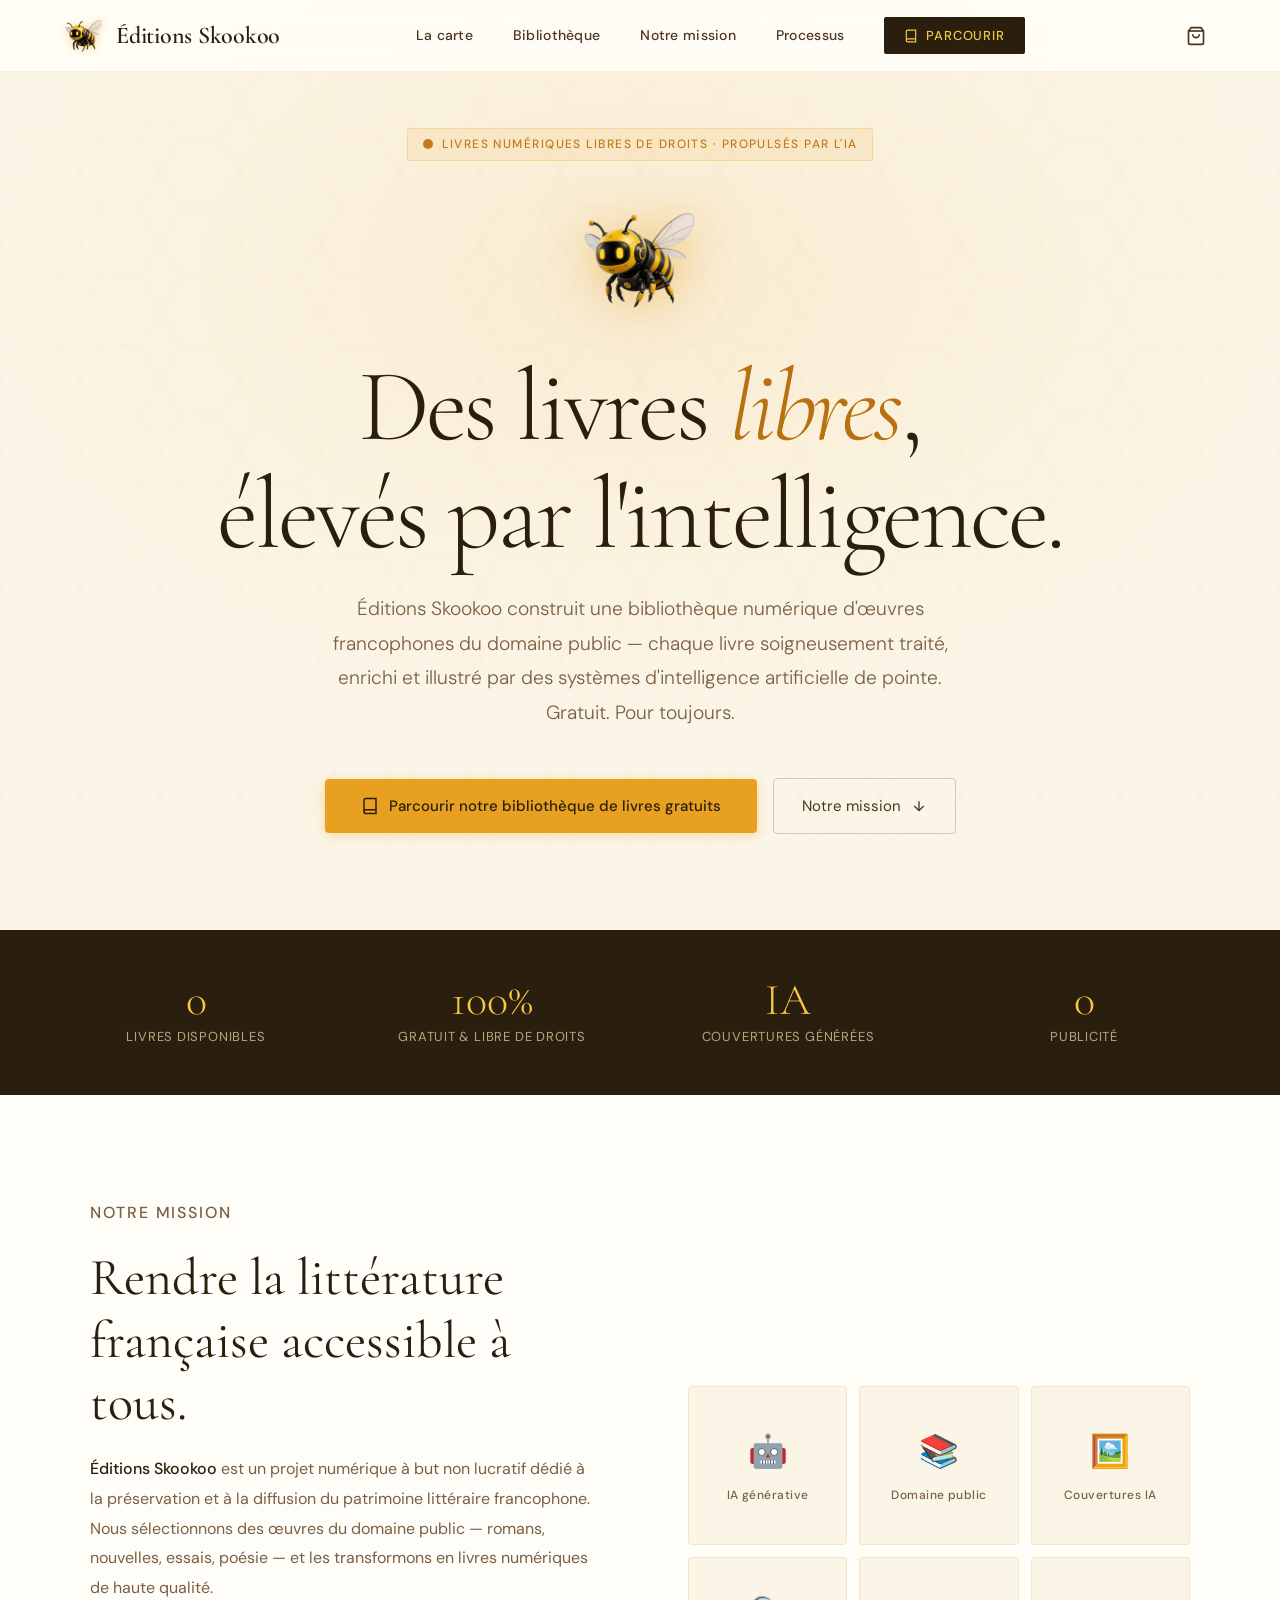
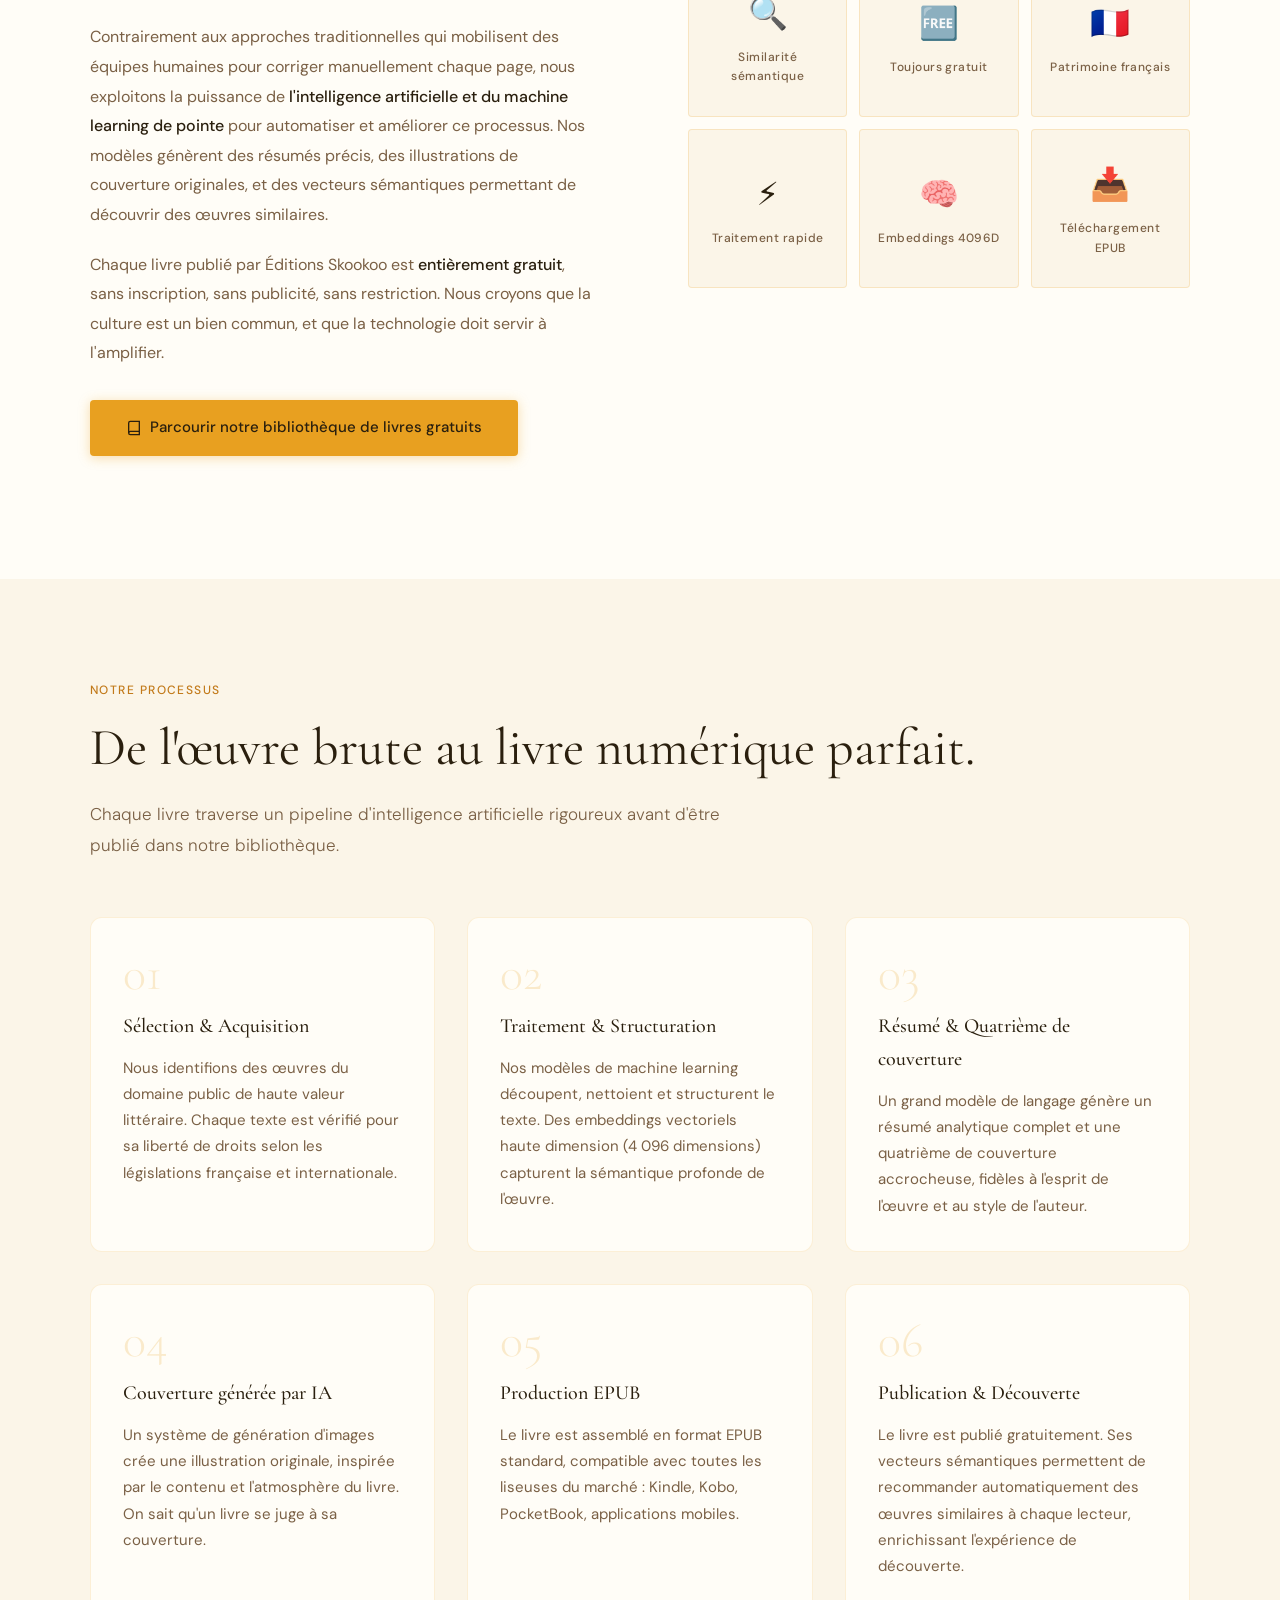
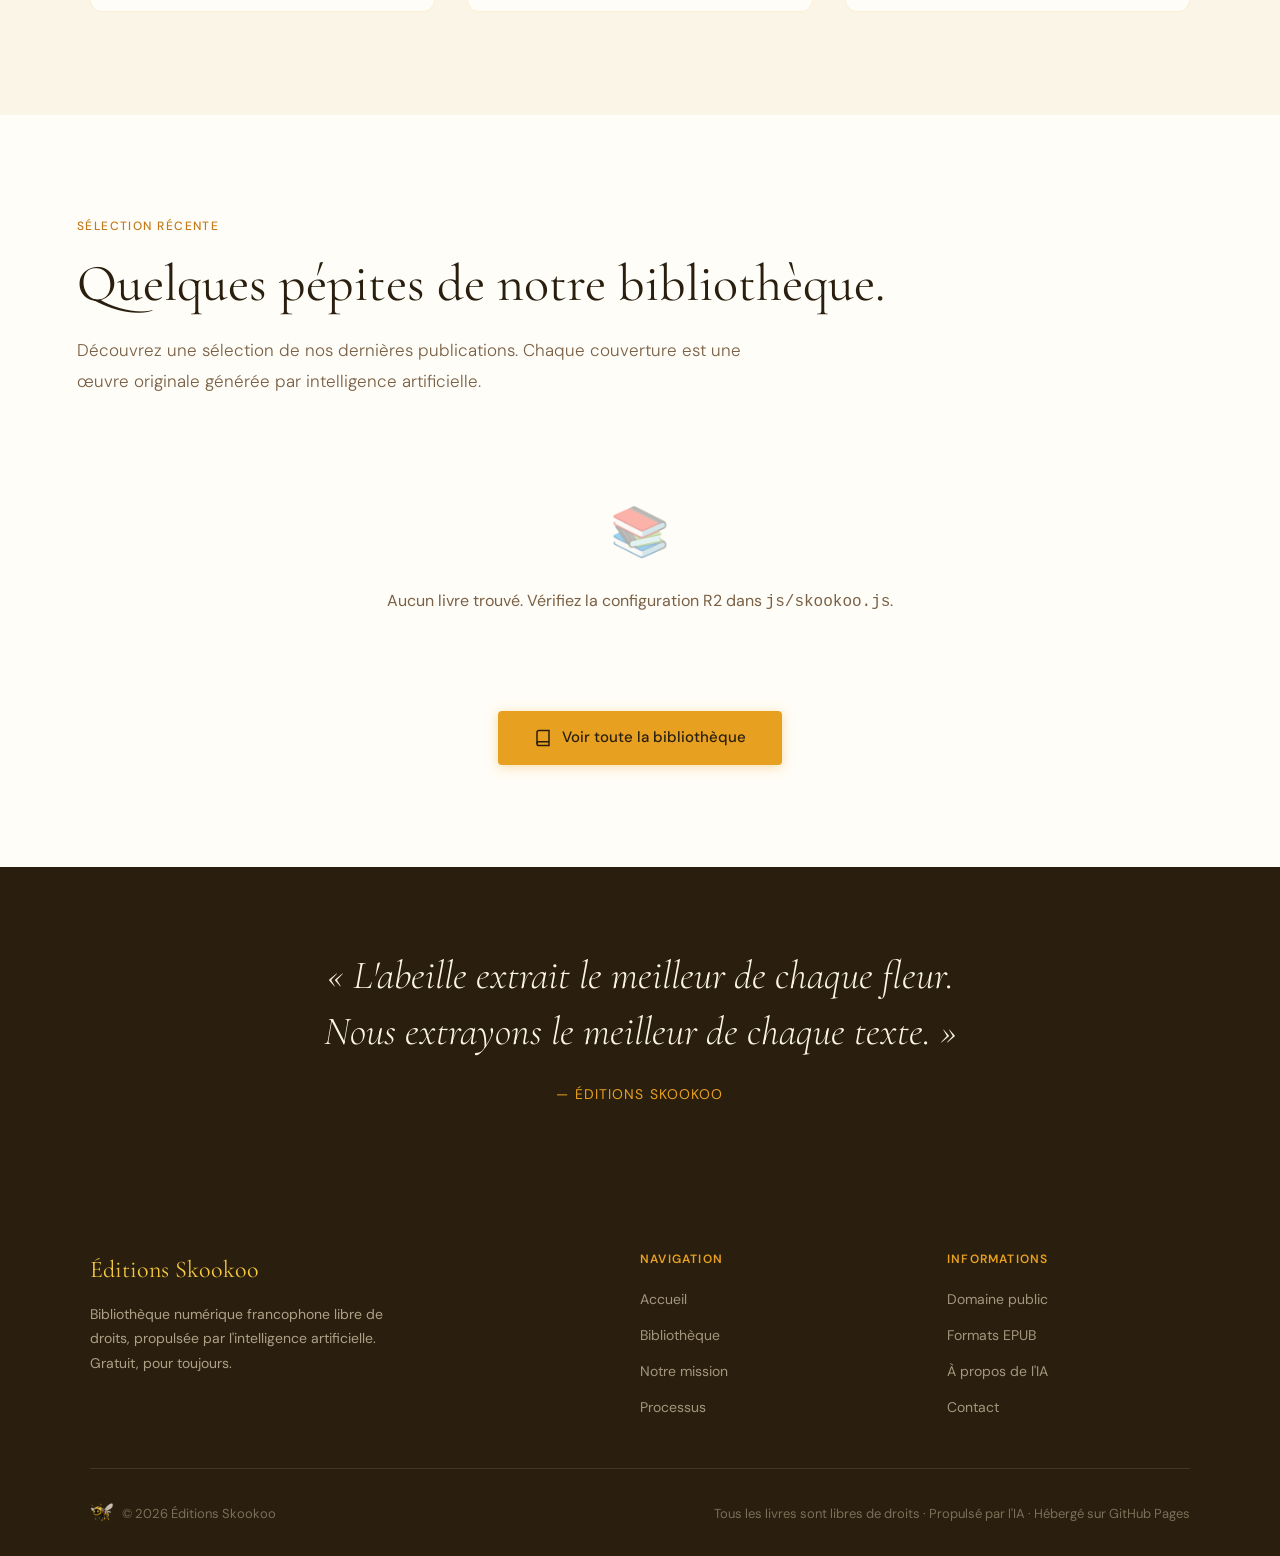
<file: index.html>
<!DOCTYPE html>
<html lang="fr">
<head>
  <meta charset="UTF-8" />
  <meta name="viewport" content="width=device-width, initial-scale=1.0" />
  <title>Éditions Skookoo — Bibliothèque numérique libre</title>
  <meta name="description" content="Éditions Skookoo produit des livres numériques de haute qualité, libres de droits, grâce à l'intelligence artificielle et au machine learning de pointe. Téléchargement gratuit, sans publicité." />
  <link rel="icon" type="image/png" href="assets/logo.png" />
  <link rel="stylesheet" href="css/style.css" />
</head>
<body>

<!-- ========= NAVIGATION ========= -->
<nav class="nav" role="navigation" aria-label="Navigation principale"></nav>

<!-- ========= HERO ========= -->
<header class="hero" role="banner">
  <div class="hero-eyebrow">
    <svg width="12" height="12" viewBox="0 0 24 24" fill="currentColor"><circle cx="12" cy="12" r="10"/></svg>
    Livres numériques libres de droits · Propulsés par l'IA
  </div>

  <img
    src="assets/logo.png"
    alt="Abeille robot Skookoo"
    class="hero-logo-display float"
    aria-hidden="true"
  />

  <h1 class="hero-title">
    Des livres <em>libres</em>,<br/>élevés par l'intelligence.
  </h1>

  <p class="hero-subtitle">
    Éditions Skookoo construit une bibliothèque numérique d'œuvres francophones
    du domaine public — chaque livre soigneusement traité, enrichi et illustré
    par des systèmes d'intelligence artificielle de pointe.
    Gratuit. Pour toujours.
  </p>

  <div class="hero-actions">
    <a href="livres.html" class="btn-primary">
      <svg width="18" height="18" viewBox="0 0 24 24" fill="none" stroke="currentColor" stroke-width="2"><path d="M4 19.5A2.5 2.5 0 0 1 6.5 17H20"/><path d="M6.5 2H20v20H6.5A2.5 2.5 0 0 1 4 19.5v-15A2.5 2.5 0 0 1 6.5 2z"/></svg>
      Parcourir notre bibliothèque de livres gratuits
    </a>
    <a href="#mission" class="btn-secondary">
      Notre mission
      <svg width="16" height="16" viewBox="0 0 24 24" fill="none" stroke="currentColor" stroke-width="2"><path d="M12 5v14M5 12l7 7 7-7"/></svg>
    </a>
  </div>
</header>

<!-- ========= STATS BAND ========= -->
<div class="stats-band" aria-label="Chiffres clés">
  <div class="stat-item">
    <div class="stat-item-num" id="stat-books">…</div>
    <div class="stat-item-label">Livres disponibles</div>
  </div>
  <div class="stat-item">
    <div class="stat-item-num">100%</div>
    <div class="stat-item-label">Gratuit &amp; libre de droits</div>
  </div>
  <div class="stat-item">
    <div class="stat-item-num">IA</div>
    <div class="stat-item-label">Couvertures générées</div>
  </div>
  <div class="stat-item">
    <div class="stat-item-num">0</div>
    <div class="stat-item-label">Publicité</div>
  </div>
</div>

<!-- ========= ABOUT / MISSION ========= -->
<section class="about" id="mission" aria-labelledby="mission-title">
  <div class="about-inner">
    <div class="about-text">
      <p class="section-eyebrow">Notre mission</p>
      <h2 class="section-title" id="mission-title">
        Rendre la littérature française accessible à tous.
      </h2>
      <p>
        <strong>Éditions Skookoo</strong> est un projet numérique à but non lucratif
        dédié à la préservation et à la diffusion du patrimoine littéraire francophone.
        Nous sélectionnons des œuvres du domaine public — romans, nouvelles, essais,
        poésie — et les transformons en livres numériques de haute qualité.
      </p>
      <p>
        Contrairement aux approches traditionnelles qui mobilisent des équipes humaines
        pour corriger manuellement chaque page, nous exploitons la puissance de
        <strong>l'intelligence artificielle et du machine learning de pointe</strong>
        pour automatiser et améliorer ce processus. Nos modèles génèrent des résumés
        précis, des illustrations de couverture originales, et des vecteurs sémantiques
        permettant de découvrir des œuvres similaires.
      </p>
      <p>
        Chaque livre publié par Éditions Skookoo est <strong>entièrement gratuit</strong>,
        sans inscription, sans publicité, sans restriction. Nous croyons que la culture
        est un bien commun, et que la technologie doit servir à l'amplifier.
      </p>
      <p style="margin-top:2rem;">
        <a href="livres.html" class="btn-primary" style="display:inline-flex;align-items:center;gap:.5rem;">
          <svg width="16" height="16" viewBox="0 0 24 24" fill="none" stroke="currentColor" stroke-width="2"><path d="M4 19.5A2.5 2.5 0 0 1 6.5 17H20"/><path d="M6.5 2H20v20H6.5A2.5 2.5 0 0 1 4 19.5v-15A2.5 2.5 0 0 1 6.5 2z"/></svg>
          Parcourir notre bibliothèque de livres gratuits
        </a>
      </p>
    </div>

    <div class="about-visual reveal">
      <div class="about-hexgrid" aria-hidden="true">
        <div class="hex-cell">
          <div class="hex-cell-icon">🤖</div>
          <div class="hex-cell-label">IA générative</div>
        </div>
        <div class="hex-cell">
          <div class="hex-cell-icon">📚</div>
          <div class="hex-cell-label">Domaine public</div>
        </div>
        <div class="hex-cell">
          <div class="hex-cell-icon">🖼️</div>
          <div class="hex-cell-label">Couvertures IA</div>
        </div>
        <div class="hex-cell">
          <div class="hex-cell-icon">🔍</div>
          <div class="hex-cell-label">Similarité sémantique</div>
        </div>
        <div class="hex-cell">
          <div class="hex-cell-icon">🆓</div>
          <div class="hex-cell-label">Toujours gratuit</div>
        </div>
        <div class="hex-cell">
          <div class="hex-cell-icon">🇫🇷</div>
          <div class="hex-cell-label">Patrimoine français</div>
        </div>
        <div class="hex-cell">
          <div class="hex-cell-icon">⚡</div>
          <div class="hex-cell-label">Traitement rapide</div>
        </div>
        <div class="hex-cell">
          <div class="hex-cell-icon">🧠</div>
          <div class="hex-cell-label">Embeddings 4096D</div>
        </div>
        <div class="hex-cell">
          <div class="hex-cell-icon">📥</div>
          <div class="hex-cell-label">Téléchargement EPUB</div>
        </div>
      </div>
    </div>
  </div>
</section>

<!-- ========= FEATURES / PROCESS ========= -->
<section class="features" id="processus" aria-labelledby="process-title">
  <div class="features-inner">
    <p class="section-eyebrow">Notre processus</p>
    <h2 class="section-title" id="process-title">
      De l'œuvre brute au livre numérique parfait.
    </h2>
    <p class="section-lead">
      Chaque livre traverse un pipeline d'intelligence artificielle rigoureux
      avant d'être publié dans notre bibliothèque.
    </p>

    <div class="features-grid">
      <div class="feature-card reveal">
        <div class="feature-num">01</div>
        <h3 class="feature-title">Sélection &amp; Acquisition</h3>
        <p class="feature-desc">
          Nous identifions des œuvres du domaine public de haute valeur littéraire.
          Chaque texte est vérifié pour sa liberté de droits selon les législations
          française et internationale.
        </p>
      </div>
      <div class="feature-card reveal" style="transition-delay:.08s">
        <div class="feature-num">02</div>
        <h3 class="feature-title">Traitement &amp; Structuration</h3>
        <p class="feature-desc">
          Nos modèles de machine learning découpent, nettoient et structurent le
          texte. Des embeddings vectoriels haute dimension (4 096 dimensions)
          capturent la sémantique profonde de l'œuvre.
        </p>
      </div>
      <div class="feature-card reveal" style="transition-delay:.16s">
        <div class="feature-num">03</div>
        <h3 class="feature-title">Résumé &amp; Quatrième de couverture</h3>
        <p class="feature-desc">
          Un grand modèle de langage génère un résumé analytique complet et une
          quatrième de couverture accrocheuse, fidèles à l'esprit de l'œuvre
          et au style de l'auteur.
        </p>
      </div>
      <div class="feature-card reveal" style="transition-delay:.24s">
        <div class="feature-num">04</div>
        <h3 class="feature-title">Couverture générée par IA</h3>
        <p class="feature-desc">
          Un système de génération d'images crée une illustration originale,
          inspirée par le contenu et l'atmosphère du livre. On sait qu'un livre
          se juge à sa couverture.
        </p>
      </div>
      <div class="feature-card reveal" style="transition-delay:.32s">
        <div class="feature-num">05</div>
        <h3 class="feature-title">Production EPUB</h3>
        <p class="feature-desc">
          Le livre est assemblé en format EPUB standard, compatible avec toutes
          les liseuses du marché : Kindle, Kobo, PocketBook, applications mobiles.
        </p>
      </div>
      <div class="feature-card reveal" style="transition-delay:.40s">
        <div class="feature-num">06</div>
        <h3 class="feature-title">Publication &amp; Découverte</h3>
        <p class="feature-desc">
          Le livre est publié gratuitement. Ses vecteurs sémantiques permettent
          de recommander automatiquement des œuvres similaires à chaque lecteur,
          enrichissant l'expérience de découverte.
        </p>
      </div>
    </div>
  </div>
</section>

<!-- ========= FEATURED BOOKS ========= -->
<section class="featured" id="selection" aria-labelledby="featured-title">
  <div class="featured-inner">
    <p class="section-eyebrow">Sélection récente</p>
    <h2 class="section-title" id="featured-title">Quelques pépites de notre bibliothèque.</h2>
    <p class="section-lead">
      Découvrez une sélection de nos dernières publications.
      Chaque couverture est une œuvre originale générée par intelligence artificielle.
    </p>

    <div class="books-grid" id="featured-grid" aria-label="Livres en vedette">
      <!-- Rempli dynamiquement par JavaScript -->
      <div style="grid-column:1/-1;text-align:center;padding:3rem;color:var(--comb-soft)">
        <div class="spinner" style="margin:0 auto 1rem;width:36px;height:36px;border:3px solid rgba(232,160,32,.2);border-top-color:var(--honey);border-radius:50%;animation:spin .8s linear infinite;"></div>
        Chargement des livres…
      </div>
    </div>

    <div style="text-align:center;margin-top:3rem;">
      <a href="livres.html" class="btn-primary">
        <svg width="18" height="18" viewBox="0 0 24 24" fill="none" stroke="currentColor" stroke-width="2"><path d="M4 19.5A2.5 2.5 0 0 1 6.5 17H20"/><path d="M6.5 2H20v20H6.5A2.5 2.5 0 0 1 4 19.5v-15A2.5 2.5 0 0 1 6.5 2z"/></svg>
        Voir toute la bibliothèque
      </a>
    </div>
  </div>
</section>

<!-- ========= MANIFESTO QUOTE ========= -->
<section style="background:var(--comb);padding:5rem clamp(1.5rem,5vw,4rem);text-align:center;">
  <blockquote style="max-width:700px;margin:0 auto;">
    <p style="font-family:var(--font-display);font-size:clamp(1.5rem,4vw,2.5rem);font-weight:300;font-style:italic;line-height:1.4;color:var(--wax-light);margin-bottom:1.5rem;">
      « L'abeille extrait le meilleur de chaque fleur. Nous extrayons le meilleur de chaque texte. »
    </p>
    <footer style="font-size:.875rem;letter-spacing:.08em;text-transform:uppercase;color:var(--honey);">
      — Éditions Skookoo
    </footer>
  </blockquote>
</section>

<!-- ========= FOOTER ========= -->
<footer class="footer" role="contentinfo">
  <div class="footer-inner">
    <div>
      <div class="footer-brand-name">Éditions Skookoo</div>
      <p class="footer-brand-desc">
        Bibliothèque numérique francophone libre de droits,
        propulsée par l'intelligence artificielle.
        Gratuit, pour toujours.
      </p>
    </div>
    <div>
      <div class="footer-col-title">Navigation</div>
      <ul class="footer-links">
        <li><a href="index.html">Accueil</a></li>
        <li><a href="livres.html">Bibliothèque</a></li>
        <li><a href="#mission">Notre mission</a></li>
        <li><a href="#processus">Processus</a></li>
      </ul>
    </div>
    <div>
      <div class="footer-col-title">Informations</div>
      <ul class="footer-links">
        <li><a href="#">Domaine public</a></li>
        <li><a href="#">Formats EPUB</a></li>
        <li><a href="#">À propos de l'IA</a></li>
        <li><a href="#">Contact</a></li>
      </ul>
    </div>
  </div>
  <div class="footer-bottom">
    <div class="footer-logo-sm">
      <img src="assets/logo.png" alt="" aria-hidden="true" />
      <span>© <span id="year"></span> Éditions Skookoo</span>
    </div>
    <span>Tous les livres sont libres de droits · Propulsé par l'IA · Hébergé sur GitHub Pages</span>
  </div>
</footer>

<script src="js/skookoo.js"></script>
<script>
  // Année courante
  document.getElementById('year').textContent = new Date().getFullYear();

  // Chargement des livres en vedette
  async function loadFeaturedBooks() {
    const grid = document.getElementById('featured-grid');
    try {
      const books = await SK.fetchAllBooks();

      // Met à jour le compteur de stats
      const statEl = document.getElementById('stat-books');
      if (statEl) {
        let count = 0;
        const anim = setInterval(() => {
          count = Math.min(count + Math.ceil(books.length / 20), books.length);
          statEl.textContent = count;
          if (count >= books.length) clearInterval(anim);
        }, 60);
      }

      grid.innerHTML = '';

      if (!books.length) {
        grid.innerHTML = `
          <div style="grid-column:1/-1;text-align:center;padding:3rem;color:var(--comb-soft)">
            <div style="font-size:3rem;margin-bottom:1rem;opacity:.4">📚</div>
            <p>Aucun livre trouvé. Vérifiez la configuration R2 dans <code>js/skookoo.js</code>.</p>
          </div>`;
        return;
      }

      // Affiche jusqu'à 6 livres sur la homepage
      const featured = books.slice(0, 6);
      featured.forEach(book => {
        grid.appendChild(SK.createBookCard(book));
      });

      // Initialise les animations
      setTimeout(SK.initReveal, 100);

    } catch (err) {
      console.error('Erreur chargement featured:', err);
      grid.innerHTML = `
        <div style="grid-column:1/-1;text-align:center;padding:2rem;color:var(--comb-soft)">
          Impossible de charger les livres. Vérifiez la configuration R2.
        </div>`;
    }
  }

  loadFeaturedBooks();

  // Scroll reveal global
  const revealObserver = new IntersectionObserver(
    entries => entries.forEach(e => {
      if (e.isIntersecting) { e.target.classList.add('visible'); revealObserver.unobserve(e.target); }
    }),
    { threshold: 0.1, rootMargin: '0px 0px -40px 0px' }
  );
  document.querySelectorAll('.reveal').forEach(el => revealObserver.observe(el));
</script>
<script src="js/nav.js"></script>
</body>
</html>
</file>
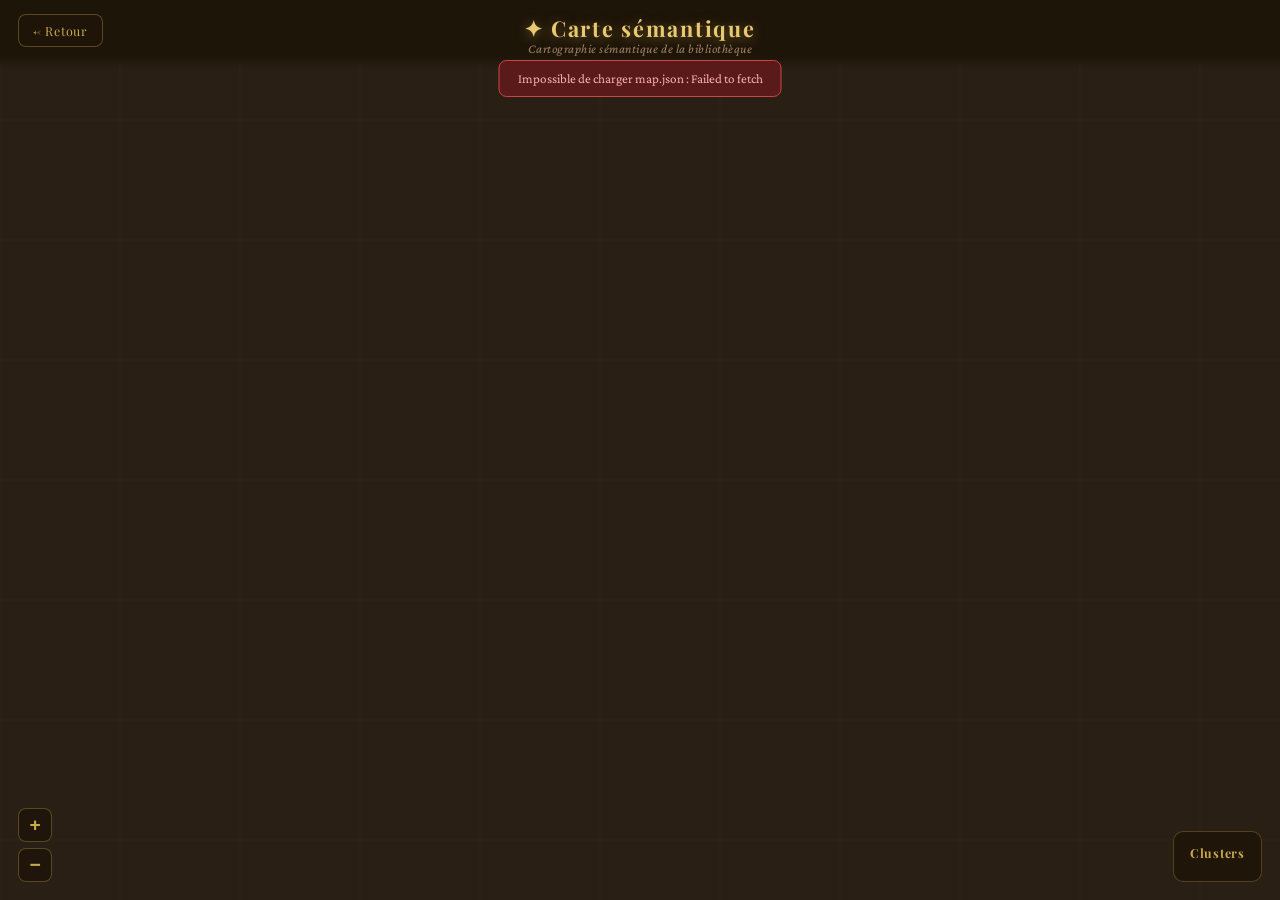
<file: carte.html>
<!DOCTYPE html>
<html lang="fr">
<head>
<meta charset="UTF-8"/>
<meta name="viewport" content="width=device-width, initial-scale=1.0"/>
<title>Carte sémantique</title>
<link href="https://fonts.googleapis.com/css2?family=Playfair+Display:ital,wght@0,400;0,700;1,400&family=Crimson+Pro:ital,wght@0,300;0,400;1,300&display=swap" rel="stylesheet"/>
<style>
  :root {
    --bg:    #2a1f14;
    --bg2:   #1e1509;
    --panel: #3a2a18;
    --panel2:#4a3520;
    --gold:  #c9a94b;
    --gold2: #e8c870;
    --ink:   #f5e8d0;
    --ink2:  #d4c4a0;
    --ink3:  #a08060;
    --shadow:rgba(0,0,0,0.7);
    --glow:  rgba(201,169,75,0.18);
  }

  * { box-sizing: border-box; margin: 0; padding: 0; }

  body {
    background: var(--bg);
    color: var(--ink);
    font-family: 'Crimson Pro', Georgia, serif;
    overflow: hidden;
    width: 100vw; height: 100vh;
    cursor: grab;
  }
  body.grabbing { cursor: grabbing; }

  /* ── Header ── */
  #header {
    position: fixed; top: 0; left: 0; right: 0; z-index: 100;
    display: flex; align-items: center; justify-content: center;
    padding: 14px 28px;
    background: linear-gradient(to bottom, var(--bg2) 80%, transparent);
    pointer-events: none;
  }
  #header-center { text-align: center; }
  #header h1 {
    font-family: 'Playfair Display', serif;
    font-size: 1.35rem; font-weight: 700; letter-spacing: .08em;
    color: var(--gold2);
    text-shadow: 0 2px 12px rgba(201,169,75,.5);
  }
  #header p {
    font-size: .8rem; color: var(--ink3); font-style: italic;
    letter-spacing: .04em;
  }
  #bookcount {
    position: fixed; top: 18px; right: 20px;
    font-size: .78rem; color: var(--ink3); z-index: 101;
    pointer-events: none;
  }

  /* ── Loading overlay ── */
  #loading {
    position: fixed; inset: 0; z-index: 9999;
    background: var(--bg2);
    display: flex; flex-direction: column; align-items: center; justify-content: center;
    gap: 18px;
    transition: opacity .6s ease;
  }
  #loading.hidden { opacity: 0; pointer-events: none; }
  #loading .spinner {
    width: 54px; height: 54px;
    border: 3px solid var(--panel2);
    border-top-color: var(--gold);
    border-radius: 50%;
    animation: spin 1s linear infinite;
  }
  @keyframes spin { to { transform: rotate(360deg); } }
  #loading .load-title {
    font-family: 'Playfair Display', serif;
    font-size: 1.4rem; color: var(--gold); letter-spacing: .1em;
  }
  #loading .load-sub {
    font-size: .85rem; color: var(--ink3); font-style: italic;
  }

  /* ── Canvas ── */
  #map-canvas { position: fixed; inset: 0; display: block; }

  /* ── Popup ── */
  #popup {
    position: fixed; z-index: 200;
    width: 310px; max-width: calc(100vw - 32px);
    background: linear-gradient(145deg, #3e2c1a, #2c1e0f);
    border: 1px solid var(--gold);
    border-radius: 14px;
    box-shadow: 0 8px 40px rgba(0,0,0,.75), 0 0 0 1px rgba(201,169,75,.12), inset 0 1px 0 rgba(255,255,255,.05);
    padding: 20px 22px 18px;
    display: none;
    pointer-events: all;
    animation: popup-in .2s cubic-bezier(.22,1,.36,1);
  }
  @keyframes popup-in {
    from { opacity:0; transform: scale(.92) translateY(6px); }
    to   { opacity:1; transform: scale(1)  translateY(0);    }
  }
  #popup .close-btn {
    position: absolute; top: 10px; right: 12px;
    background: none; border: none; cursor: pointer;
    color: var(--ink3); font-size: 1.1rem; line-height: 1;
    transition: color .15s;
  }
  #popup .close-btn:hover { color: var(--gold); }
  #popup .pop-ornament {
    display: block; text-align: center;
    font-size: .7rem; letter-spacing: .25em; color: var(--gold);
    margin-bottom: 8px; opacity: .7;
  }
  #popup .pop-cluster-badge {
    display: inline-block;
    font-size: .65rem; letter-spacing: .1em;
    padding: 2px 8px; border-radius: 20px;
    margin-bottom: 8px; font-style: italic; border: 1px solid; opacity: .85;
  }
  #popup .pop-title {
    font-family: 'Playfair Display', serif;
    font-size: 1rem; font-weight: 700; color: var(--gold2);
    line-height: 1.3; margin-bottom: 4px;
  }
  #popup .pop-author {
    font-size: .8rem; color: var(--ink3); font-style: italic;
    margin-bottom: 10px; letter-spacing: .03em;
  }
  #popup .pop-divider {
    border: none; border-top: 1px solid rgba(201,169,75,.25); margin: 8px 0;
  }
  #popup .pop-blurb {
    font-size: .78rem; color: var(--ink2); line-height: 1.55;
    max-height: 80px; overflow: hidden;
    word-break: break-word; overflow-wrap: break-word;
    transition: max-height .4s ease;
  }
  #popup .pop-blurb.expanded { max-height: 220px; overflow-y: auto; }
  #popup .pop-blurb.expanded::-webkit-scrollbar { width: 4px; }
  #popup .pop-blurb.expanded::-webkit-scrollbar-thumb { background: var(--panel2); border-radius: 4px; }
  #popup .expand-btn {
    background: none; border: none; cursor: pointer;
    font-size: .72rem; color: var(--gold); font-style: italic;
    padding: 3px 0; display: block; margin-top: 4px;
    transition: color .15s;
  }
  #popup .expand-btn:hover { color: var(--gold2); }
  #popup .pop-cta {
    display: block; width: 100%; margin-top: 14px;
    padding: 9px 0; text-align: center;
    background: linear-gradient(135deg, #7a5520, #c9a94b);
    color: #1a1005; font-family: 'Playfair Display', serif;
    font-size: .82rem; font-weight: 700; letter-spacing: .07em;
    text-decoration: none; border-radius: 7px;
    box-shadow: 0 2px 10px rgba(201,169,75,.25);
    transition: filter .15s, transform .12s;
  }
  #popup .pop-cta:hover { filter: brightness(1.12); transform: translateY(-1px); }

  /* ── Legend ── */
  #legend {
    position: fixed; bottom: 18px; right: 18px; z-index: 100;
    background: rgba(30,21,9,.88);
    border: 1px solid rgba(201,169,75,.3);
    border-radius: 10px; padding: 12px 16px;
    font-size: .72rem; color: var(--ink3);
    backdrop-filter: blur(4px);
    max-width: 200px; max-height: 60vh; overflow-y: auto;
  }
  #legend::-webkit-scrollbar { width: 3px; }
  #legend::-webkit-scrollbar-thumb { background: var(--panel2); border-radius: 3px; }
  #legend h3 {
    font-family: 'Playfair Display', serif; font-size: .78rem;
    color: var(--gold); margin-bottom: 8px; letter-spacing: .06em;
  }
  .legend-item { display: flex; align-items: center; gap: 8px; margin-bottom: 6px; line-height: 1.3; cursor: pointer; }
  .legend-item:hover .legend-label { color: var(--gold2); }
  .legend-hex { width: 14px; height: 14px; flex-shrink: 0; }
  .legend-label { font-size: .68rem; color: var(--ink2); }

  /* ── Zoom controls ── */
  #zoom-controls {
    position: fixed; bottom: 18px; left: 18px; z-index: 100;
    display: flex; flex-direction: column; gap: 6px;
  }
  .zoom-btn {
    width: 34px; height: 34px; border-radius: 8px;
    background: rgba(30,21,9,.9); border: 1px solid rgba(201,169,75,.35);
    color: var(--gold); font-size: 1.2rem; font-weight: 700;
    cursor: pointer; display: flex; align-items: center; justify-content: center;
    transition: background .15s, border-color .15s;
  }
  .zoom-btn:hover { background: var(--panel2); border-color: var(--gold); }

  /* ── Meta bar (bottom center) ── */
  #meta-bar {
    position: fixed; bottom: 18px; left: 50%; transform: translateX(-50%);
    z-index: 100; font-size: .72rem; color: var(--ink3); font-style: italic;
    pointer-events: none;
  }

  /* ── Error banner ── */
  #error-banner {
    position: fixed; top: 60px; left: 50%; transform: translateX(-50%);
    z-index: 300; background: #5a1a1a; border: 1px solid #c44;
    border-radius: 8px; padding: 10px 18px;
    font-size: .82rem; color: #f8b0b0; display: none;
    max-width: 480px; text-align: center;
  }

  /* ── Return button ── */
  #return-btn {
    position: fixed; top: 14px; left: 18px; z-index: 150;
    background: rgba(30,21,9,.9); border: 1px solid rgba(201,169,75,.35);
    color: var(--gold); font-family: 'Playfair Display', serif;
    font-size: .78rem; letter-spacing: .06em;
    padding: 7px 14px; border-radius: 8px; text-decoration: none;
    cursor: pointer; pointer-events: auto;
    transition: background .15s, border-color .15s;
  }
  #return-btn:hover { background: var(--panel2); border-color: var(--gold); }
</style>
</head>
<body>

<div id="loading">
  <div class="spinner"></div>
  <div class="load-title">Carte sémantique</div>
  <div class="load-sub" id="load-status">Chargement de la carte…</div>
</div>

<div id="header">
  <div id="header-center">
    <h1>✦ Carte sémantique</h1>
    <p>Cartographie sémantique de la bibliothèque</p>
  </div>
</div>
<a id="return-btn" href="index.html">← Retour</a>
<div id="bookcount"></div>

<canvas id="map-canvas"></canvas>

<div id="popup">
  <button class="close-btn" onclick="forceClosePopup()">✕</button>
  <span class="pop-ornament">— — ✦ — —</span>
  <span class="pop-cluster-badge" id="pop-cluster-badge"></span>
  <div class="pop-title"  id="pop-title"></div>
  <div class="pop-author" id="pop-author"></div>
  <hr class="pop-divider"/>
  <div class="pop-blurb"  id="pop-blurb"></div>
  <button class="expand-btn" id="expand-btn" onclick="toggleBlurb()">Lire plus ▾</button>
  <a class="pop-cta" id="pop-cta" href="#" target="_blank">Page du livre →</a>
</div>

<div id="legend">
  <h3>Clusters</h3>
  <div id="legend-items"></div>
</div>

<div id="zoom-controls">
  <button class="zoom-btn" onclick="adjustZoom(1.25)">+</button>
  <button class="zoom-btn" onclick="adjustZoom(0.8)">−</button>
</div>

<div id="meta-bar" id="meta-bar"></div>
<div id="error-banner"></div>

<script>
// ─────────────────────────────────────────────────────
// CONFIG
// ─────────────────────────────────────────────────────
const BASE     = 'https://pub-e40dd4d214674632a4c513ef3797acfe.r2.dev';
const MAP_URL  = `${BASE}/map.json`;

// ─────────────────────────────────────────────────────
// STATE
// ─────────────────────────────────────────────────────
let books     = [];   // enriched book objects for rendering
let clusters  = [];   // {id, label, color, centroid_x, centroid_y, size}
let transform = { x: 0, y: 0, scale: 1 };
let dragging  = false, dragStart = {x:0,y:0}, transformStart = {x:0,y:0};
let activeBook = null;
let pinned     = false;
let HEX_R      = 32;

const canvas = document.getElementById('map-canvas');
const ctx    = canvas.getContext('2d');

// ─────────────────────────────────────────────────────
// UI HELPERS
// ─────────────────────────────────────────────────────
function setStatus(msg) { document.getElementById('load-status').textContent = msg; }
function showError(msg) {
  const b = document.getElementById('error-banner');
  b.style.display = 'block'; b.textContent = msg;
}

// ─────────────────────────────────────────────────────
// HEXAGONAL LAYOUT
// ─────────────────────────────────────────────────────
function layoutHoneycomb(coords, hexR) {
  const HEX_W = hexR * 2;
  const HEX_H = Math.sqrt(3) * hexR;
  const occupied = new Map();
  const hexKey    = (q, r) => `${q},${r}`;
  const hexCenter = (q, r) => [HEX_W * (q + 0.5 * r), HEX_H * r];
  const nearestHex = (cx, cy) => {
    const r = Math.round(cy / HEX_H);
    return [Math.round(cx / HEX_W - 0.5 * r), r];
  };
  function spiralNeighbors(q, r, maxRing = 80) {
    const result = [[q, r]];
    const dirs = [[-1,1],[0,-1],[-1,0],[1,-1],[0,1],[1,0]];
    for (let ring = 1; ring < maxRing; ring++) {
      let cq = q + ring, cr = r;
      for (const [dq, dr] of dirs)
        for (let s = 0; s < ring; s++) { result.push([cq, cr]); cq += dq; cr += dr; }
    }
    return result;
  }
  return coords.map(([cx, cy]) => {
    const [bq, br] = nearestHex(cx, cy);
    for (const [q, r] of spiralNeighbors(bq, br)) {
      const k = hexKey(q, r);
      if (!occupied.has(k)) { occupied.set(k, true); return hexCenter(q, r); }
    }
    return [cx, cy];
  });
}

// ─────────────────────────────────────────────────────
// DRAW
// ─────────────────────────────────────────────────────
function hexPath(cx, cy, r) {
  ctx.beginPath();
  for (let i = 0; i < 6; i++) {
    const a = Math.PI / 180 * (60 * i - 30);
    const x = cx + r * Math.cos(a), y = cy + r * Math.sin(a);
    i === 0 ? ctx.moveTo(x, y) : ctx.lineTo(x, y);
  }
  ctx.closePath();
}

function worldToScreen(wx, wy) { return [wx * transform.scale + transform.x, wy * transform.scale + transform.y]; }
function screenToWorld(sx, sy) { return [(sx - transform.x) / transform.scale, (sy - transform.y) / transform.scale]; }

function draw() {
  const W = canvas.width, H = canvas.height;
  ctx.clearRect(0, 0, W, H);
  ctx.fillStyle = '#2a1f14';
  ctx.fillRect(0, 0, W, H);
  ctx.save();
  ctx.translate(transform.x, transform.y);
  ctx.scale(transform.scale, transform.scale);

  // Subtle grid
  ctx.strokeStyle = 'rgba(201,169,75,0.04)';
  ctx.lineWidth = 1 / transform.scale;
  const gS = 120;
  const x0 = Math.floor(-transform.x / (transform.scale * gS) - 1) * gS;
  const x1 = (W - transform.x) / transform.scale + gS;
  const y0 = Math.floor(-transform.y / (transform.scale * gS) - 1) * gS;
  const y1 = (H - transform.y) / transform.scale + gS;
  for (let x = x0; x < x1; x += gS) { ctx.beginPath(); ctx.moveTo(x,-5000); ctx.lineTo(x,5000); ctx.stroke(); }
  for (let y = y0; y < y1; y += gS) { ctx.beginPath(); ctx.moveTo(-5000,y); ctx.lineTo(5000,y); ctx.stroke(); }

  if (!books.length) { ctx.restore(); return; }

  const innerR = HEX_R * 0.84;
  const glowR  = HEX_R * 1.5;

  // Draw books
  for (const b of books) {
    const wx = b.layoutX, wy = b.layoutY;
    const isActive = activeBook && activeBook === b;
    const fill   = b.color;
    const stroke = lighten(b.color, 0.25);

    if (isActive) {
      ctx.save();
      const grad = ctx.createRadialGradient(wx, wy, 0, wx, wy, glowR);
      grad.addColorStop(0, 'rgba(201,169,75,0.35)');
      grad.addColorStop(1, 'rgba(201,169,75,0)');
      ctx.fillStyle = grad;
      ctx.beginPath(); ctx.arc(wx, wy, glowR, 0, Math.PI * 2); ctx.fill();
      ctx.restore();
    }

    // Shadow
    ctx.save();
    ctx.shadowColor = 'rgba(0,0,0,0.55)';
    ctx.shadowBlur  = 12 / transform.scale;
    ctx.shadowOffsetY = 3 / transform.scale;
    hexPath(wx, wy, innerR);
    ctx.fillStyle = isActive ? '#1a1005' : '#1e1408';
    ctx.fill();
    ctx.restore();

    // Colour fill
    hexPath(wx, wy, innerR);
    const g2 = ctx.createRadialGradient(wx - innerR*.2, wy - innerR*.2, 0, wx, wy, innerR*1.3);
    g2.addColorStop(0, fill + 'dd');
    g2.addColorStop(0.7, fill + '99');
    g2.addColorStop(1, fill + '55');
    ctx.fillStyle = g2; ctx.fill();

    // Border
    hexPath(wx, wy, innerR);
    ctx.strokeStyle = isActive ? '#f0d090' : stroke + 'cc';
    ctx.lineWidth = (isActive ? 2.5 : 1.5) / transform.scale;
    ctx.stroke();

    // Inner shine
    hexPath(wx, wy, innerR * 0.66);
    ctx.strokeStyle = 'rgba(255,255,255,0.12)';
    ctx.lineWidth = 0.8 / transform.scale; ctx.stroke();

    // Centre dot
    ctx.beginPath(); ctx.arc(wx, wy, 3.5 / transform.scale, 0, Math.PI * 2);
    ctx.fillStyle = 'rgba(255,255,255,0.55)'; ctx.fill();
  }

  // Cluster labels (drawn over hexes)
  ctx.save();
  const labelScale = Math.max(0.6, Math.min(1.2, transform.scale));
  for (const cl of clusters) {
    const [sx, sy] = [cl.cx, cl.cy]; // already in world coords
    ctx.font = `italic ${Math.round(11 / transform.scale)}px 'Playfair Display', serif`;
    ctx.textAlign = 'center';
    ctx.textBaseline = 'middle';
    const alpha = Math.min(1, Math.max(0, (transform.scale - 0.25) / 0.5));
    ctx.fillStyle = `rgba(232,200,112,${alpha * 0.65})`;
    ctx.fillText(cl.label, sx, sy - HEX_R * 2.2 / transform.scale);
  }
  ctx.restore();

  ctx.restore();
}

// naive colour lightening for stroke
function lighten(hex, amount) {
  const n = parseInt(hex.slice(1), 16);
  let r = (n >> 16) & 0xff, g = (n >> 8) & 0xff, b = n & 0xff;
  r = Math.min(255, r + Math.round(255 * amount));
  g = Math.min(255, g + Math.round(255 * amount));
  b = Math.min(255, b + Math.round(255 * amount));
  return '#' + [r,g,b].map(v => v.toString(16).padStart(2,'0')).join('');
}

// ─────────────────────────────────────────────────────
// HIT TEST
// ─────────────────────────────────────────────────────
function hitTest(sx, sy) {
  const [wx, wy] = screenToWorld(sx, sy);
  const r = HEX_R * 0.84;
  let best = null, bestD = Infinity;
  for (const b of books) {
    const d = Math.hypot(b.layoutX - wx, b.layoutY - wy);
    if (d < r && d < bestD) { bestD = d; best = b; }
  }
  return best;
}

// Convert folder stem to readable title: underscores/hyphens → spaces, title-case
function folderToTitle(stem) {
  return stem.replace(/[_-]+/g, ' ').replace(/\b\w/g, c => c.toUpperCase());
}

// ─────────────────────────────────────────────────────
// POPUP
// ─────────────────────────────────────────────────────
let blurbExpanded = false;

function showPopup(book, sx, sy) {
  activeBook = book; blurbExpanded = false;
  document.getElementById('pop-title').textContent  = book.title || folderToTitle(book.name);
  document.getElementById('pop-author').textContent = book.author ? `— ${book.author}` : '';

  const badge = document.getElementById('pop-cluster-badge');
  badge.textContent = book.cluster_label || `Cluster ${book.cluster_id}`;
  badge.style.color       = book.color;
  badge.style.borderColor = book.color + '88';
  badge.style.background  = book.color + '1a';

  const blurbEl = document.getElementById('pop-blurb');
  blurbEl.textContent = book.summary || 'Aucun résumé disponible.';
  blurbEl.classList.remove('expanded');
  document.getElementById('expand-btn').textContent = 'Lire plus ▾';
  document.getElementById('expand-btn').style.display = (book.summary || '').length > 160 ? 'block' : 'none';

  document.getElementById('pop-cta').href = `livre.html?id=${book.name}`;

  const popup = document.getElementById('popup');
  popup.style.display = 'block';
  const W = window.innerWidth, H = window.innerHeight;
  const popW = 320, popH = 300;
  let left = sx + 18, top = sy - 30;
  if (left + popW > W - 10) left = sx - popW - 18;
  if (top + popH > H - 10) top = H - popH - 10;
  if (top < 60) top = 60;
  popup.style.left = left + 'px'; popup.style.top = top + 'px';
  draw();
}

function closePopup() {
  if (pinned) return;
  document.getElementById('popup').style.display = 'none';
  activeBook = null; draw();
}
function forceClosePopup() {
  pinned = false; activeBook = null;
  document.getElementById('popup').style.display = 'none'; draw();
}
function toggleBlurb() {
  blurbExpanded = !blurbExpanded;
  document.getElementById('pop-blurb').classList.toggle('expanded', blurbExpanded);
  document.getElementById('expand-btn').textContent = blurbExpanded ? 'Réduire ▴' : 'Lire plus ▾';
}

// ─────────────────────────────────────────────────────
// LEGEND
// ─────────────────────────────────────────────────────
function hexPointsSvg(cx, cy, r) {
  return Array.from({length:6}, (_,i) => {
    const a = Math.PI / 180 * (60 * i - 30);
    return `${cx + r*Math.cos(a)},${cy + r*Math.sin(a)}`;
  }).join(' ');
}

function buildLegend() {
  const container = document.getElementById('legend-items');
  container.innerHTML = '';
  const sorted = [...clusters].sort((a, b) => b.size - a.size);
  for (const cl of sorted) {
    const div = document.createElement('div');
    div.className = 'legend-item';
    div.innerHTML =
      `<svg class="legend-hex" viewBox="-1 -1 2 2" xmlns="http://www.w3.org/2000/svg">
         <polygon points="${hexPointsSvg(0,0,0.9)}" fill="${cl.color}" stroke="${lighten(cl.color,0.25)}" stroke-width="0.12"/>
       </svg>
       <span class="legend-label">${cl.label} <span style="opacity:.5">(${cl.size})</span></span>`;
    div.addEventListener('click', () => focusCluster(cl.id));
    container.appendChild(div);
  }
}

// ─────────────────────────────────────────────────────
// FIT / FOCUS
// ─────────────────────────────────────────────────────
function fitView() {
  if (!books.length) return;
  let minX=Infinity, maxX=-Infinity, minY=Infinity, maxY=-Infinity;
  for (const b of books) {
    minX=Math.min(minX,b.layoutX); maxX=Math.max(maxX,b.layoutX);
    minY=Math.min(minY,b.layoutY); maxY=Math.max(maxY,b.layoutY);
  }
  const W=canvas.width, H=canvas.height, pad=120;
  const sX=(W-pad*2)/(maxX-minX||1), sY=(H-pad*2)/(maxY-minY||1);
  transform.scale = Math.min(sX, sY, 2);
  transform.x = W/2 - ((minX+maxX)/2) * transform.scale;
  transform.y = H/2 - ((minY+maxY)/2) * transform.scale;
}

function focusCluster(clusterId) {
  const members = books.filter(b => b.cluster_id === clusterId);
  if (!members.length) return;
  let minX=Infinity, maxX=-Infinity, minY=Infinity, maxY=-Infinity;
  for (const b of members) {
    minX=Math.min(minX,b.layoutX); maxX=Math.max(maxX,b.layoutX);
    minY=Math.min(minY,b.layoutY); maxY=Math.max(maxY,b.layoutY);
  }
  const W=canvas.width, H=canvas.height, pad=160;
  const sX=(W-pad*2)/(maxX-minX||1), sY=(H-pad*2)/(maxY-minY||1);
  transform.scale = Math.min(sX, sY, 3);
  transform.x = W/2 - ((minX+maxX)/2) * transform.scale;
  transform.y = H/2 - ((minY+maxY)/2) * transform.scale;
  draw();
}

// ─────────────────────────────────────────────────────
// INTERACTION
// ─────────────────────────────────────────────────────
function resize() { canvas.width = window.innerWidth; canvas.height = window.innerHeight; draw(); }

canvas.addEventListener('mousemove', e => {
  if (dragging) {
    transform.x = transformStart.x + (e.clientX - dragStart.x);
    transform.y = transformStart.y + (e.clientY - dragStart.y);
    draw(); return;
  }
  if (pinned) return;
  const b = hitTest(e.clientX, e.clientY);
  if (b) showPopup(b, e.clientX, e.clientY); else closePopup();
});

canvas.addEventListener('mousedown', e => {
  if (e.button !== 0) return;
  const b = hitTest(e.clientX, e.clientY);
  if (b) {
    if (pinned && activeBook === b) { pinned = false; closePopup(); }
    else { pinned = true; showPopup(b, e.clientX, e.clientY); }
    return;
  }
  pinned = false; closePopup();
  dragging = true;
  dragStart = {x: e.clientX, y: e.clientY};
  transformStart = {x: transform.x, y: transform.y};
  document.body.classList.add('grabbing');
});

canvas.addEventListener('mouseup',    () => { dragging = false; document.body.classList.remove('grabbing'); });
canvas.addEventListener('mouseleave', () => { dragging = false; document.body.classList.remove('grabbing'); if (!pinned) closePopup(); });

canvas.addEventListener('wheel', e => {
  e.preventDefault();
  const factor = e.deltaY > 0 ? 0.88 : 1.12;
  transform.x = e.clientX - (e.clientX - transform.x) * factor;
  transform.y = e.clientY - (e.clientY - transform.y) * factor;
  transform.scale = Math.max(0.12, Math.min(8, transform.scale * factor));
  draw();
}, {passive: false});

let lastTouchDist = 0;
canvas.addEventListener('touchstart', e => {
  if (e.touches.length === 1) {
    const t = e.touches[0];
    const b = hitTest(t.clientX, t.clientY);
    if (b) { showPopup(b, t.clientX, t.clientY); return; }
    dragging = true;
    dragStart = {x: t.clientX, y: t.clientY};
    transformStart = {x: transform.x, y: transform.y};
    closePopup();
  } else if (e.touches.length === 2) {
    dragging = false;
    lastTouchDist = Math.hypot(e.touches[0].clientX - e.touches[1].clientX, e.touches[0].clientY - e.touches[1].clientY);
  }
}, {passive: true});

canvas.addEventListener('touchmove', e => {
  e.preventDefault();
  if (e.touches.length === 1 && dragging) {
    const t = e.touches[0];
    transform.x = transformStart.x + (t.clientX - dragStart.x);
    transform.y = transformStart.y + (t.clientY - dragStart.y);
  } else if (e.touches.length === 2) {
    const d = Math.hypot(e.touches[0].clientX - e.touches[1].clientX, e.touches[0].clientY - e.touches[1].clientY);
    const factor = d / lastTouchDist; lastTouchDist = d;
    const mx = (e.touches[0].clientX + e.touches[1].clientX) / 2;
    const my = (e.touches[0].clientY + e.touches[1].clientY) / 2;
    transform.x = mx - (mx - transform.x) * factor;
    transform.y = my - (my - transform.y) * factor;
    transform.scale = Math.max(0.12, Math.min(8, transform.scale * factor));
  }
  draw();
}, {passive: false});

canvas.addEventListener('touchend', () => { dragging = false; });

function adjustZoom(factor) {
  const cx = canvas.width / 2, cy = canvas.height / 2;
  transform.x = cx - (cx - transform.x) * factor;
  transform.y = cy - (cy - transform.y) * factor;
  transform.scale = Math.max(0.12, Math.min(8, transform.scale * factor));
  draw();
}

// ─────────────────────────────────────────────────────
// MAIN — load map.json and render
// ─────────────────────────────────────────────────────
async function main() {
  resize();
  window.addEventListener('resize', resize);

  setStatus('Chargement de map.json…');

  let mapData;
  try {
    const resp = await fetch(MAP_URL);
    if (!resp.ok) throw new Error(`HTTP ${resp.status}`);
    mapData = await resp.json();
  } catch (err) {
    showError(`Impossible de charger map.json : ${err.message}`);
    document.getElementById('loading').classList.add('hidden');
    return;
  }

  // ── Validate ──────────────────────────────────────
  if (!mapData.books || !mapData.books.length) {
    showError('map.json ne contient aucun livre.');
    document.getElementById('loading').classList.add('hidden');
    return;
  }

  clusters = mapData.clusters || [];

  setStatus('Mise en page hexagonale…');

  // map.json coordinates are in [-1, 1]; scale to world pixels
  const rawBooks = mapData.books;
  const n = rawBooks.length;
  const worldSize = Math.max(600, n * 40);

  // Scale normalised [-1,1] coords to world space
  const coords = rawBooks.map(b => [b.x * worldSize / 2, b.y * worldSize / 2]);

  // Hex layout to avoid overlaps
  HEX_R = Math.max(26, Math.min(50, 300 / Math.sqrt(n)));
  const positions = layoutHoneycomb(coords, HEX_R * 1.15);

  // Fetch title, author, summary from metadata.json (silent failures)
  setStatus(`Chargement des métadonnées (${n} livres)…`);
  const metaMap = {};
  await Promise.allSettled(
    rawBooks.map(async b => {
      try {
        const r = await fetch(`${BASE}/${b.name}/metadata.json`, {signal: AbortSignal.timeout(8000)});
        if (r.ok) {
          const meta = await r.json();
          // summary is sometimes double-encoded: "\"text\"" — unwrap one level
          let summary = meta.summary || '';
          try { summary = JSON.parse(summary); } catch {}
          summary = summary.replace(/^["\s]+|["\s]+$/g, '').trim();
          metaMap[b.name] = {
            title:  meta.title  || folderToTitle(b.name),
            author: meta.author || '',
            summary,
          };
        }
      } catch { /* silent */ }
    })
  );

  // Build enriched book objects
  books = rawBooks.map((b, i) => {
    const m = metaMap[b.name] || {};
    return {
      ...b,
      layoutX: positions[i][0],
      layoutY: positions[i][1],
      title:   m.title   || folderToTitle(b.name),
      author:  m.author  || '',
      summary: m.summary || '',
    };
  });

  // Compute cluster centroids in layout space (for label drawing)
  const clusterMap = new Map(clusters.map(cl => [cl.id, cl]));
  for (const cl of clusters) {
    const members = books.filter(b => b.cluster_id === cl.id);
    if (members.length) {
      cl.cx = members.reduce((s, b) => s + b.layoutX, 0) / members.length;
      cl.cy = members.reduce((s, b) => s + b.layoutY, 0) / members.length;
    } else {
      // fallback: use map.json centroid
      cl.cx = cl.centroid_x * worldSize / 2;
      cl.cy = cl.centroid_y * worldSize / 2;
    }
  }

  // ── Render ────────────────────────────────────────
  document.getElementById('bookcount').textContent = `${n} livre${n > 1 ? 's' : ''}`;
  document.getElementById('meta-bar').textContent =
    `${n} livres · ${clusters.length} clusters · généré le ${new Date(mapData.generated_at).toLocaleDateString('fr-FR')}`;

  buildLegend();
  fitView();
  draw();

  document.getElementById('loading').classList.add('hidden');
}

window.addEventListener('load', main);
</script>
</body>
</html>
</file>
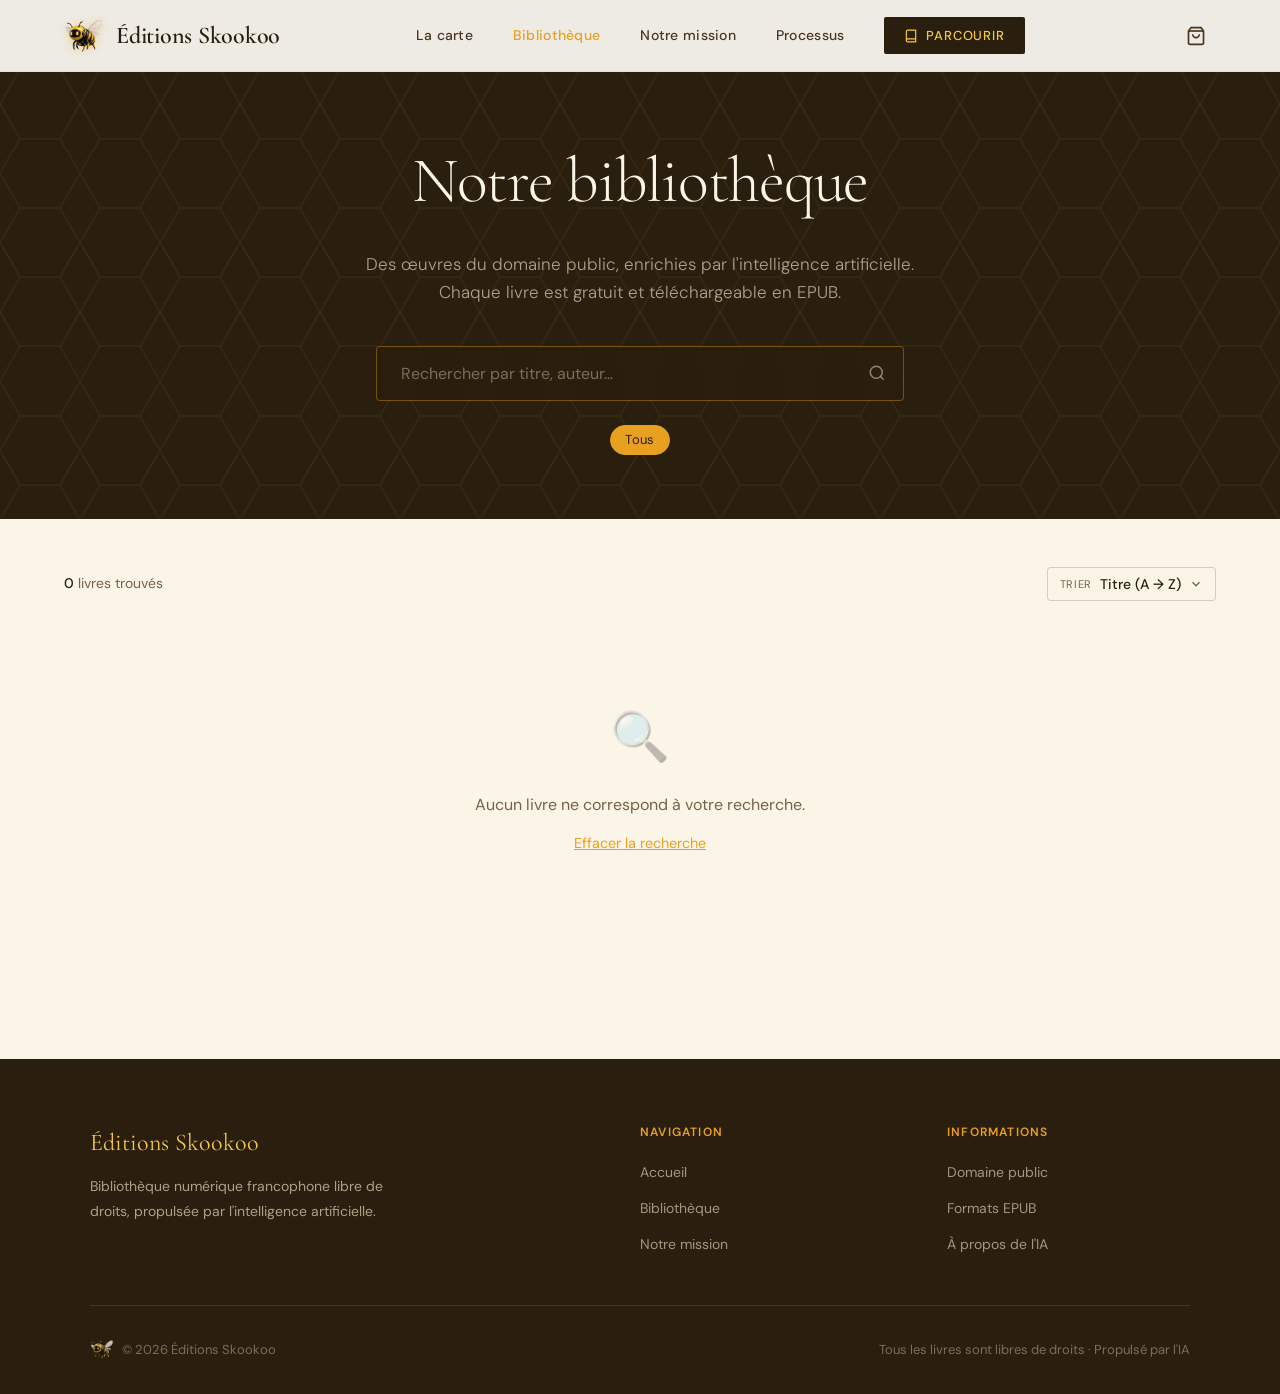
<file: livres.html>
<!DOCTYPE html>
<html lang="fr">
<head>
  <meta charset="UTF-8" />
  <meta name="viewport" content="width=device-width, initial-scale=1.0" />
  <title>Bibliothèque — Éditions Skookoo</title>
  <meta name="description" content="Parcourez la bibliothèque complète d'Éditions Skookoo : des centaines de livres numériques francophones libres de droits, avec couvertures et résumés générés par IA." />
  <link rel="icon" type="image/png" href="assets/logo.png" />
  <link rel="stylesheet" href="css/style.css" />
</head>
<body>

<!-- ========= NAVIGATION ========= -->
<nav class="nav" role="navigation" aria-label="Navigation principale"></nav>

<!-- ========= LIBRARY HERO + SEARCH ========= -->
<header class="library-hero" role="banner">
  <h1 class="library-hero-title">Notre bibliothèque</h1>
  <p class="library-hero-sub">
    Des œuvres du domaine public, enrichies par l'intelligence artificielle.
    Chaque livre est gratuit et téléchargeable en EPUB.
  </p>

  <div class="search-bar-wrap" role="search">
    <label for="search-input" class="sr-only" style="position:absolute;width:1px;height:1px;overflow:hidden;clip:rect(0,0,0,0)">Rechercher un livre</label>
    <input
      type="search"
      id="search-input"
      class="search-bar"
      placeholder="Rechercher par titre, auteur…"
      aria-label="Rechercher un livre par titre ou auteur"
      autocomplete="off"
      spellcheck="false"
    />
    <svg class="search-icon" width="18" height="18" viewBox="0 0 24 24" fill="none" stroke="currentColor" stroke-width="2" aria-hidden="true">
      <circle cx="11" cy="11" r="8"/><path d="m21 21-4.35-4.35"/>
    </svg>
  </div>

  <div class="filter-row" id="filter-row" role="group" aria-label="Filtrer par genre">
    <button class="filter-chip active" data-genre="all">Tous</button>
    <!-- Les genres seront ajoutés dynamiquement -->
  </div>
</header>

<!-- ========= LIBRARY MAIN ========= -->
<main class="library-main" id="main-content">
  <div class="library-toolbar">
    <div class="library-count" id="library-count" aria-live="polite">Chargement…</div>

    <div class="sort-anchor" id="sort-anchor">
      <div class="sort-backdrop" id="sort-backdrop" onclick="closeSortPanel()"></div>

      <button class="sort-trigger" id="sort-trigger" onclick="toggleSortPanel()" aria-haspopup="listbox" aria-expanded="false">
        <span class="sort-trigger-pre">Trier</span>
        <span class="sort-trigger-label" id="sort-trigger-label">Titre (A → Z)</span>
        <svg width="14" height="14" viewBox="0 0 16 16" fill="none" stroke="currentColor" stroke-width="1.5" class="sort-trigger-icon" aria-hidden="true"><path d="M4 6l4 4 4-4"/></svg>
      </button>

      <div class="sort-popup" id="sort-popup" role="listbox" aria-label="Options de tri">

        <div class="sort-pop-section">
          <div class="sort-pop-label">Général</div>
          <div class="sort-pop-grid">
            <button class="sort-pop-btn selected" data-val="alpha" onclick="setSortOption(this)"><span class="spn">Titre</span><span class="sps">A → Z</span></button>
            <button class="sort-pop-btn" data-val="alpha-desc" onclick="setSortOption(this)"><span class="spn">Titre</span><span class="sps">Z → A</span></button>
            <button class="sort-pop-btn sort-pop-full" data-val="author" onclick="setSortOption(this)"><span class="spn">Auteur</span><span class="sps">A → Z</span></button>
          </div>
        </div>

        <div class="sort-pop-divider"></div>

        <div class="sort-pop-section">
          <div class="sort-pop-label">Taille du livre</div>
          <div class="sort-pop-grid">
            <button class="sort-pop-btn" data-val="words-desc" onclick="setSortOption(this)"><span class="spn">Mots</span><span class="sps">Plus long d'abord</span></button>
            <button class="sort-pop-btn" data-val="words-asc" onclick="setSortOption(this)"><span class="spn">Mots</span><span class="sps">Plus court d'abord</span></button>
            <button class="sort-pop-btn" data-val="chapters-desc" onclick="setSortOption(this)"><span class="spn">Chapitres</span><span class="sps">Plus long d'abord</span></button>
            <button class="sort-pop-btn" data-val="chapters-asc" onclick="setSortOption(this)"><span class="spn">Chapitres</span><span class="sps">Plus court d'abord</span></button>
            <button class="sort-pop-btn" data-val="sentences-desc" onclick="setSortOption(this)"><span class="spn">Phrases</span><span class="sps">Plus longue d'abord</span></button>
            <button class="sort-pop-btn" data-val="sentences-asc" onclick="setSortOption(this)"><span class="spn">Phrases</span><span class="sps">Plus courte d'abord</span></button>
          </div>
        </div>

        <div class="sort-pop-divider"></div>

        <div class="sort-pop-section" style="padding-bottom:12px">
          <div class="sort-pop-label">Analyse littéraire</div>
          <div class="sort-pop-grid">
            <button class="sort-pop-btn" data-val="dialogue-desc" onclick="setSortOption(this)"><span class="spn">Dialogue</span><span class="sps">Plus élevé d'abord</span></button>
            <button class="sort-pop-btn" data-val="dialogue-asc" onclick="setSortOption(this)"><span class="spn">Dialogue</span><span class="sps">Plus faible d'abord</span></button>
            <button class="sort-pop-btn" data-val="kandel-desc" onclick="setSortOption(this)"><span class="spn">Kandel-Moles</span><span class="sps">Plus facile d'abord</span></button>
            <button class="sort-pop-btn" data-val="kandel-asc" onclick="setSortOption(this)"><span class="spn">Kandel-Moles</span><span class="sps">Plus difficile d'abord</span></button>
            <button class="sort-pop-btn" data-val="hapax-desc" onclick="setSortOption(this)"><span class="spn">Hapax legomena</span><span class="sps">Plus rare d'abord</span></button>
            <button class="sort-pop-btn" data-val="hapax-asc" onclick="setSortOption(this)"><span class="spn">Hapax legomena</span><span class="sps">Plus commun d'abord</span></button>
            <button class="sort-pop-btn" data-val="lexical-desc" onclick="setSortOption(this)"><span class="spn">Diversité lexicale</span><span class="sps">Plus riche d'abord</span></button>
            <button class="sort-pop-btn" data-val="lexical-asc" onclick="setSortOption(this)"><span class="spn">Diversité lexicale</span><span class="sps">Plus répétitif d'abord</span></button>
          </div>
        </div>

      </div>
    </div>
  </div>
  <div class="library-grid" id="library-grid" aria-label="Liste des livres">
    <!-- Squelettes de chargement -->
  </div>
</main>

<!-- ========= FOOTER ========= -->
<footer class="footer" role="contentinfo">
  <div class="footer-inner">
    <div>
      <div class="footer-brand-name">Éditions Skookoo</div>
      <p class="footer-brand-desc">
        Bibliothèque numérique francophone libre de droits,
        propulsée par l'intelligence artificielle.
      </p>
    </div>
    <div>
      <div class="footer-col-title">Navigation</div>
      <ul class="footer-links">
        <li><a href="index.html">Accueil</a></li>
        <li><a href="livres.html">Bibliothèque</a></li>
        <li><a href="index.html#mission">Notre mission</a></li>
      </ul>
    </div>
    <div>
      <div class="footer-col-title">Informations</div>
      <ul class="footer-links">
        <li><a href="#">Domaine public</a></li>
        <li><a href="#">Formats EPUB</a></li>
        <li><a href="#">À propos de l'IA</a></li>
      </ul>
    </div>
  </div>
  <div class="footer-bottom">
    <div class="footer-logo-sm">
      <img src="assets/logo.png" alt="" aria-hidden="true" />
      <span>© <span id="year"></span> Éditions Skookoo</span>
    </div>
    <span>Tous les livres sont libres de droits · Propulsé par l'IA</span>
  </div>
</footer>

<script src="js/skookoo.js"></script>
<script>
  document.getElementById('year').textContent = new Date().getFullYear();

  // ── État ──
  let allBooks = [];
  let activeGenre = 'all';
  let searchQuery = '';
  let sortOrder = 'alpha';

  // ── DOM ──
  const grid       = document.getElementById('library-grid');
  const countEl    = document.getElementById('library-count');
  const searchEl   = document.getElementById('search-input');
  const filterRow  = document.getElementById('filter-row');

  // ── Squelettes ──
  SK.renderSkeletons(grid, 12);

  // ── Chargement ──
  async function init() {
    try {
      allBooks = await SK.fetchAllBooks();
      buildGenreFilters();
      renderBooks();
    } catch (err) {
      console.error(err);
      grid.innerHTML = `
        <div class="no-results" style="grid-column:1/-1">
          <div class="no-results-icon">⚠️</div>
          <p>Erreur lors du chargement. Vérifiez la configuration R2 dans <code>js/skookoo.js</code>.</p>
        </div>`;
    }
  }

  // ── Genres (extraits des métadonnées si disponibles) ──
  function buildGenreFilters() {
    // Tente d'extraire les genres des métadonnées brutes
    const genres = new Set();
    allBooks.forEach(b => {
      const g = b.raw?.genre || b.raw?.category || b.raw?.categorie;
      if (g) genres.add(g);
    });

    genres.forEach(genre => {
      const chip = document.createElement('button');
      chip.className = 'filter-chip';
      chip.dataset.genre = genre;
      chip.textContent = genre;
      chip.addEventListener('click', () => setGenre(genre));
      filterRow.appendChild(chip);
    });
  }

  function setGenre(genre) {
    activeGenre = genre;
    filterRow.querySelectorAll('.filter-chip').forEach(c => {
      c.classList.toggle('active', c.dataset.genre === genre);
    });
    renderBooks();
  }

  // ── Filtre & tri ──
  function getFilteredBooks() {
    let books = allBooks;

    // Filtre genre
    if (activeGenre !== 'all') {
      books = books.filter(b => {
        const g = b.raw?.genre || b.raw?.category || b.raw?.categorie || '';
        return g === activeGenre;
      });
    }

    // Filtre texte
    if (searchQuery.trim()) {
      const q = searchQuery.toLowerCase().normalize('NFD').replace(/[\u0300-\u036f]/g, '');
      books = books.filter(b => {
        const t = (b.title + ' ' + b.author).toLowerCase().normalize('NFD').replace(/[\u0300-\u036f]/g, '');
        return t.includes(q);
      });
    }

    // Tri
    const STAT_SORT_KEY = {
      words:    b => b.raw?.stats?.word_count              ?? 0,
      chapters: b => b.raw?.stats?.avg_chapter_length      ?? 0,
      sentences:b => b.raw?.stats?.avg_sentence_length     ?? 0,
      dialogue: b => b.raw?.stats?.dialogue_ratio_pct      ?? 0,
      kandel:   b => b.raw?.stats?.kandel_moles_score      ?? 0,
      hapax:    b => b.raw?.stats?.hapax_legomena_pct      ?? 0,
      lexical:  b => b.raw?.stats?.lexical_diversity_msttr ?? 0,
    };

    books = [...books].sort((a, b) => {
      if (sortOrder === 'alpha')      return a.title.localeCompare(b.title, 'fr');
      if (sortOrder === 'alpha-desc') return b.title.localeCompare(a.title, 'fr');
      if (sortOrder === 'author')     return a.author.localeCompare(b.author, 'fr');

      const [metric, dir] = sortOrder.split('-');  // e.g. "words-desc" → ["words", "desc"]
      const keyFn = STAT_SORT_KEY[metric];
      if (!keyFn) return 0;
      return dir === 'desc' ? keyFn(b) - keyFn(a) : keyFn(a) - keyFn(b);
    });

    return books;
  }

  // ── Rendu ──
  function renderBooks() {
    const books = getFilteredBooks();

    // Mise à jour compteur
    countEl.innerHTML = `<strong>${books.length}</strong> livre${books.length !== 1 ? 's' : ''} trouvé${books.length !== 1 ? 's' : ''}`;

    grid.innerHTML = '';

    if (!books.length) {
      grid.innerHTML = `
        <div class="no-results">
          <div class="no-results-icon">🔍</div>
          <p>Aucun livre ne correspond à votre recherche.</p>
          <button onclick="clearSearch()" style="margin-top:1rem;color:var(--honey);background:none;border:none;cursor:pointer;font-size:.9rem;text-decoration:underline">Effacer la recherche</button>
        </div>`;
      return;
    }

    // Rendu en fragments pour la performance
    const fragment = document.createDocumentFragment();
    books.forEach((book, i) => {
      const card = SK.createBookCard(book);
      card.style.animationDelay = `${(i % 12) * 40}ms`;
      fragment.appendChild(card);
    });
    grid.appendChild(fragment);

    // Initialise les animations
    requestAnimationFrame(() => {
      const observer = new IntersectionObserver(
        entries => entries.forEach(e => {
          if (e.isIntersecting) { e.target.classList.add('visible'); observer.unobserve(e.target); }
        }),
        { threshold: 0.05, rootMargin: '0px 0px -20px 0px' }
      );
      grid.querySelectorAll('.reveal').forEach(el => observer.observe(el));
    });
  }

  function clearSearch() {
    searchEl.value = '';
    searchQuery = '';
    renderBooks();
  }

  // ── Événements ──
  let searchTimer;
  searchEl.addEventListener('input', e => {
    clearTimeout(searchTimer);
    searchTimer = setTimeout(() => {
      searchQuery = e.target.value;
      renderBooks();
    }, 200);
  });

  const SORT_LABELS = {
    'alpha':'Titre (A → Z)','alpha-desc':'Titre (Z → A)','author':'Auteur (A → Z)',
    'words-desc':'Mots — plus long','words-asc':'Mots — plus court',
    'chapters-desc':'Chapitres — plus long','chapters-asc':'Chapitres — plus court',
    'sentences-desc':'Phrases — plus longue','sentences-asc':'Phrases — plus courte',
    'dialogue-desc':'Dialogue — plus élevé','dialogue-asc':'Dialogue — plus faible',
    'kandel-desc':'Kandel-Moles — plus facile','kandel-asc':'Kandel-Moles — plus difficile',
    'hapax-desc':'Hapax — plus rare','hapax-asc':'Hapax — plus commun',
    'lexical-desc':'Diversité — plus riche','lexical-asc':'Diversité — plus répétitif',
  };

  function toggleSortPanel() {
    const open = document.getElementById('sort-popup').classList.contains('open');
    open ? closeSortPanel() : openSortPanel();
  }
  function openSortPanel() {
    document.getElementById('sort-popup').classList.add('open');
    document.getElementById('sort-backdrop').classList.add('open');
    document.getElementById('sort-trigger').classList.add('open');
    document.getElementById('sort-trigger').setAttribute('aria-expanded', 'true');
  }
  function closeSortPanel() {
    document.getElementById('sort-popup').classList.remove('open');
    document.getElementById('sort-backdrop').classList.remove('open');
    document.getElementById('sort-trigger').classList.remove('open');
    document.getElementById('sort-trigger').setAttribute('aria-expanded', 'false');
  }
  function setSortOption(btn) {
    document.querySelectorAll('.sort-pop-btn').forEach(b => b.classList.remove('selected'));
    btn.classList.add('selected');
    sortOrder = btn.dataset.val;
    document.getElementById('sort-trigger-label').textContent = SORT_LABELS[sortOrder] || sortOrder;
    closeSortPanel();
    renderBooks();
  }

  // Filtre "Tous"
  filterRow.querySelector('[data-genre="all"]').addEventListener('click', () => setGenre('all'));

  // ── Init ──
  init();
</script>
<script src="js/nav.js"></script>
</body>
</html>
</file>
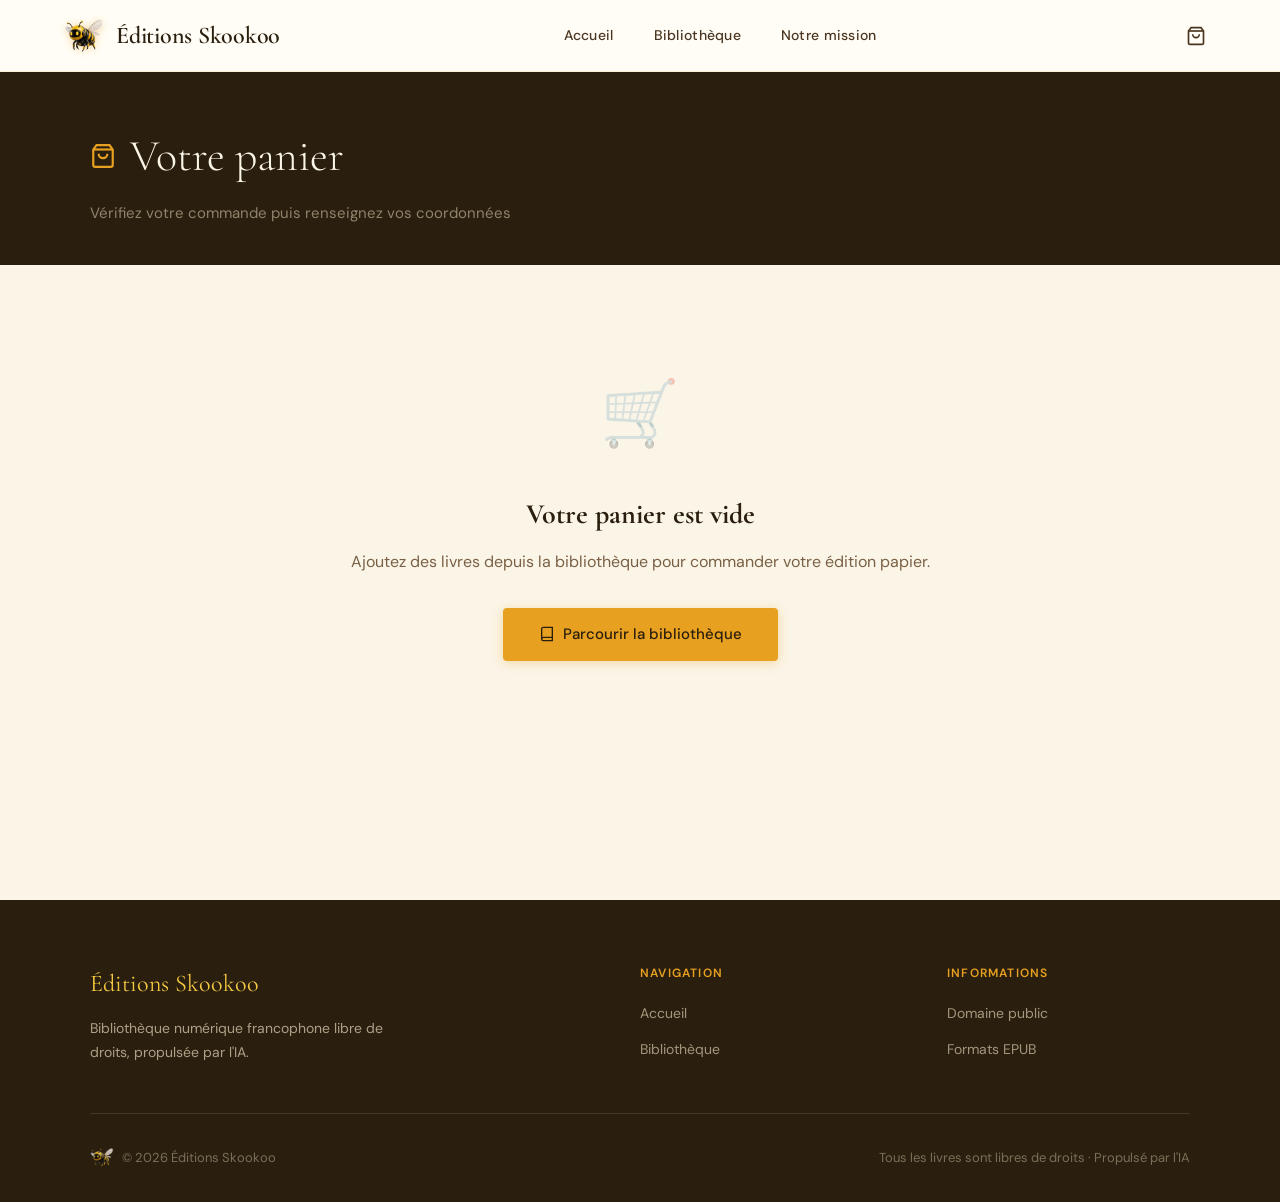
<file: panier.html>
<!DOCTYPE html>
<html lang="fr">
<head>
  <meta charset="UTF-8" />
  <meta name="viewport" content="width=device-width, initial-scale=1.0" />
  <title>Panier — Éditions Skookoo</title>
  <meta name="description" content="Votre panier de commandes — Éditions Skookoo" />
  <link rel="icon" type="image/png" href="assets/logo.png" />
  <link rel="stylesheet" href="css/style.css" />
  <script src="https://js.hcaptcha.com/1/api.js" async defer></script>
</head>
<body>

<!-- ══════════════════════════════════════════════════════
     ⚙️  CONFIGURATION — 2 valeurs à renseigner seulement
══════════════════════════════════════════════════════ -->
<script>
  // URL de votre Cloudflare Worker (affiché après "Deploy" dans le dashboard)
  // Exemple : https://skookoo-mailer.votre-compte.workers.dev
  const WORKER_URL = 'https://skookoo-worker.mohamed-mokaddem.workers.dev';

  // Site Key hCaptcha (public, visible dans le code — c'est normal)
  // Remplacez par votre vraie clé depuis hcaptcha.com → Sites
  const HCAPTCHA_SITEKEY = '8e927452-1640-4676-8fd8-361cadd0e9aa';
</script>

<!-- ========= NAVIGATION ========= -->
<nav class="nav" role="navigation" aria-label="Navigation principale">
  <a href="index.html" class="nav-logo" aria-label="Éditions Skookoo — Accueil">
    <img src="assets/logo.png" alt="Abeille robot — logo Éditions Skookoo" />
    Éditions Skookoo
  </a>
  <ul class="nav-links" role="list">
    <li><a href="index.html">Accueil</a></li>
    <li><a href="livres.html">Bibliothèque</a></li>
    <li><a href="index.html#mission">Notre mission</a></li>
  </ul>
  <a href="panier.html" class="nav-cart" aria-label="Panier">
    <svg width="20" height="20" viewBox="0 0 24 24" fill="none" stroke="currentColor" stroke-width="2">
      <path d="M6 2L3 6v14a2 2 0 002 2h14a2 2 0 002-2V6l-3-4z"/>
      <line x1="3" y1="6" x2="21" y2="6"/>
      <path d="M16 10a4 4 0 01-8 0"/>
    </svg>
    <span class="cart-badge" id="cart-badge" style="display:none">0</span>
  </a>
</nav>

<!-- ══════════ MAIN ══════════ -->
<main id="page-main" style="padding-top:72px;min-height:100vh;background:var(--wax-light)">

  <!-- HERO -->
  <div class="cart-hero">
    <div class="cart-hero-inner">
      <h1 class="cart-hero-title">
        <svg width="26" height="26" viewBox="0 0 24 24" fill="none" stroke="var(--honey)" stroke-width="2" style="flex-shrink:0">
          <path d="M6 2L3 6v14a2 2 0 002 2h14a2 2 0 002-2V6l-3-4z"/>
          <line x1="3" y1="6" x2="21" y2="6"/>
          <path d="M16 10a4 4 0 01-8 0"/>
        </svg>
        Votre panier
      </h1>
      <p class="cart-hero-sub">Vérifiez votre commande puis renseignez vos coordonnées</p>
    </div>
  </div>

  <!-- EMPTY STATE -->
  <div id="cart-empty" style="display:none;text-align:center;padding:6rem 2rem">
    <div style="font-size:4rem;margin-bottom:1.5rem;opacity:.3">🛒</div>
    <h2 style="font-family:var(--font-display);font-size:1.75rem;color:var(--comb);margin-bottom:.75rem">Votre panier est vide</h2>
    <p style="color:var(--comb-soft);margin-bottom:2rem">Ajoutez des livres depuis la bibliothèque pour commander votre édition papier.</p>
    <a href="livres.html" class="btn-primary" style="display:inline-flex;align-items:center;gap:.5rem">
      <svg width="16" height="16" viewBox="0 0 24 24" fill="none" stroke="currentColor" stroke-width="2"><path d="M4 19.5A2.5 2.5 0 016.5 17H20"/><path d="M6.5 2H20v20H6.5A2.5 2.5 0 014 19.5v-15A2.5 2.5 0 016.5 2z"/></svg>
      Parcourir la bibliothèque
    </a>
  </div>

  <!-- CART CONTENT -->
  <div id="cart-content" style="display:none">
    <div class="cart-layout">

      <!-- ── LEFT COLUMN ── -->
      <div class="cart-left">

        <!-- Articles -->
        <div class="cart-section">
          <h2 class="cart-section-title">
            <svg width="17" height="17" viewBox="0 0 24 24" fill="none" stroke="currentColor" stroke-width="2"><path d="M4 19.5A2.5 2.5 0 016.5 17H20"/><path d="M6.5 2H20v20H6.5A2.5 2.5 0 014 19.5v-15A2.5 2.5 0 016.5 2z"/></svg>
            Articles commandés
          </h2>
          <div id="cart-items-list"></div>
        </div>

        <!-- Informations client -->
        <div class="cart-section">
          <h2 class="cart-section-title">
            <svg width="17" height="17" viewBox="0 0 24 24" fill="none" stroke="currentColor" stroke-width="2"><path d="M20 21v-2a4 4 0 00-4-4H8a4 4 0 00-4 4v2"/><circle cx="12" cy="7" r="4"/></svg>
            Vos informations
          </h2>
          <div class="form-grid">
            <div class="form-field">
              <label class="form-label" for="f-name">Nom complet <span class="form-req">*</span></label>
              <input type="text" id="f-name" class="form-input" placeholder="Mohamed Benali" autocomplete="name" />
            </div>
            <div class="form-field">
              <label class="form-label" for="f-email">Adresse e-mail <span class="form-req">*</span></label>
              <input type="email" id="f-email" class="form-input" placeholder="vous@exemple.com" autocomplete="email" />
            </div>
            <div class="form-field">
              <label class="form-label" for="f-phone">Téléphone <span class="form-req">*</span></label>
              <input type="tel" id="f-phone" class="form-input" placeholder="+213 6XX XXX XXX" autocomplete="tel" />
            </div>
            <div class="form-field form-field-full">
              <label class="form-label" for="f-address">Adresse de livraison <span class="form-req">*</span></label>
              <textarea id="f-address" class="form-input form-textarea" placeholder="N° rue, Quartier, Ville, Wilaya, Code postal" rows="3" autocomplete="street-address"></textarea>
            </div>
            <div class="form-field form-field-full">
              <label class="form-label" for="f-notes">
                Notes
                <span style="font-weight:400;text-transform:none;letter-spacing:0;color:var(--comb-soft);font-size:.8rem">(optionnel)</span>
              </label>
              <textarea id="f-notes" class="form-input form-textarea" placeholder="Instructions spéciales, précisions sur l'adresse…" rows="2"></textarea>
            </div>
          </div>
        </div>

        <!-- hCaptcha -->
        <div class="cart-section">
          <h2 class="cart-section-title">
            <svg width="17" height="17" viewBox="0 0 24 24" fill="none" stroke="currentColor" stroke-width="2"><rect x="3" y="11" width="18" height="11" rx="2"/><path d="M7 11V7a5 5 0 0110 0v4"/></svg>
            Vérification anti-robot
          </h2>
          <p style="font-size:.875rem;color:var(--comb-soft);margin-bottom:1.25rem;line-height:1.65">
            Cochez la case ci-dessous pour confirmer que vous êtes humain.
            Votre token est vérifié de façon sécurisée côté serveur.
          </p>
          <div id="hcaptcha-widget"></div>
        </div>

      </div><!-- /cart-left -->

      <!-- ── RIGHT COLUMN: Summary ── -->
      <div class="cart-right">
        <div class="cart-summary-card">
          <div class="cart-summary-title">Récapitulatif</div>

          <div id="summary-lines"></div>

          <div class="summary-divider"></div>
          <div class="summary-row">
            <span>Sous-total livres</span>
            <span id="sum-books">—</span>
          </div>
          <div class="summary-row">
            <span>Livraison</span>
            <span id="sum-delivery">500 DA</span>
          </div>
          <div class="summary-divider"></div>
          <div class="summary-row summary-total">
            <span>Total</span>
            <span id="sum-total">—</span>
          </div>

          <div class="summary-note">
            <svg width="13" height="13" viewBox="0 0 24 24" fill="none" stroke="currentColor" stroke-width="2" style="flex-shrink:0;margin-top:1px"><circle cx="12" cy="12" r="10"/><path d="M12 8v4M12 16h.01"/></svg>
            1 000 DA par livre · 500 DA de livraison unique quelle que soit la quantité
          </div>

          <button class="order-btn" id="order-btn">
            <svg width="18" height="18" viewBox="0 0 24 24" fill="none" stroke="currentColor" stroke-width="2">
              <path d="M22 2L11 13M22 2L15 22l-4-9-9-4 20-7z"/>
            </svg>
            Confirmer la commande
          </button>

          <p class="summary-secure">
            <svg width="12" height="12" viewBox="0 0 24 24" fill="none" stroke="currentColor" stroke-width="2"><rect x="3" y="11" width="18" height="11" rx="2"/><path d="M7 11V7a5 5 0 0110 0v4"/></svg>
            Paiement à la livraison · Aucune donnée bancaire
          </p>
        </div>

        <a href="livres.html" class="cart-continue">
          <svg width="14" height="14" viewBox="0 0 24 24" fill="none" stroke="currentColor" stroke-width="2"><path d="M19 12H5M12 5l-7 7 7 7"/></svg>
          Continuer mes achats
        </a>
      </div>

    </div>
  </div><!-- /cart-content -->

</main>

<!-- ══════════ SUCCESS SCREEN ══════════ -->
<div id="order-success"
     style="display:none;min-height:80vh;padding:4rem 2rem;background:var(--wax-light);
            flex-direction:column;align-items:center;justify-content:center">
  <div class="success-card">
    <img src="assets/logo.png" alt="Éditions Skookoo" style="width:120px;height:auto;margin-bottom:1rem;" />
    <h1 class="success-title">Commande confirmée&nbsp;!</h1>
    <p class="success-body">
      Merci pour votre commande. Un e-mail de confirmation a été envoyé à
      <strong id="success-email"></strong>.<br/>
      Nous vous contacterons sous <strong>48h</strong> pour organiser la livraison.
    </p>
    <div class="success-ref">Référence&nbsp;: <strong id="success-ref-val"></strong></div>
    <a href="livres.html" class="btn-primary" style="display:inline-flex;align-items:center;gap:.5rem;margin-top:2rem">
      <svg width="16" height="16" viewBox="0 0 24 24" fill="none" stroke="currentColor" stroke-width="2"><path d="M4 19.5A2.5 2.5 0 016.5 17H20"/><path d="M6.5 2H20v20H6.5A2.5 2.5 0 014 19.5v-15A2.5 2.5 0 016.5 2z"/></svg>
      Retour à la bibliothèque
    </a>
  </div>
</div>

<!-- ========= FOOTER ========= -->
<footer class="footer" role="contentinfo">
  <div class="footer-inner">
    <div>
      <div class="footer-brand-name">Éditions Skookoo</div>
      <p class="footer-brand-desc">Bibliothèque numérique francophone libre de droits, propulsée par l'IA.</p>
    </div>
    <div>
      <div class="footer-col-title">Navigation</div>
      <ul class="footer-links">
        <li><a href="index.html">Accueil</a></li>
        <li><a href="livres.html">Bibliothèque</a></li>
      </ul>
    </div>
    <div>
      <div class="footer-col-title">Informations</div>
      <ul class="footer-links">
        <li><a href="#">Domaine public</a></li>
        <li><a href="#">Formats EPUB</a></li>
      </ul>
    </div>
  </div>
  <div class="footer-bottom">
    <div class="footer-logo-sm">
      <img src="assets/logo.png" alt="" aria-hidden="true" />
      <span>© <span id="year"></span> Éditions Skookoo</span>
    </div>
    <span>Tous les livres sont libres de droits · Propulsé par l'IA</span>
  </div>
</footer>

<div id="sk-toast" class="toast"></div>

<!-- ══════════════════════════════════════════
     STYLES
══════════════════════════════════════════ -->
<style>
/* Nav cart */
.nav-cart{
  position:relative;display:flex;align-items:center;justify-content:center;
  width:40px;height:40px;color:var(--comb-mid);border-radius:50%;
  transition:color var(--transition),background var(--transition);margin-left:1rem;
}
.nav-cart:hover{color:var(--comb);background:rgba(232,160,32,.1);}
.cart-badge{
  position:absolute;top:2px;right:2px;background:var(--honey);color:var(--comb);
  font-size:.6rem;font-weight:700;width:16px;height:16px;border-radius:50%;
  display:flex;align-items:center;justify-content:center;
}

/* Hero */
.cart-hero{background:var(--comb);padding:3rem clamp(1.5rem,5vw,4rem) 2.5rem;}
.cart-hero-inner{max-width:1100px;margin:0 auto;}
.cart-hero-title{
  font-family:var(--font-display);font-size:clamp(1.75rem,4vw,2.75rem);
  font-weight:300;color:var(--wax-light);
  display:flex;align-items:center;gap:.875rem;margin-bottom:.5rem;
}
.cart-hero-sub{font-size:.9375rem;color:rgba(245,230,200,.5);}

/* Layout */
.cart-layout{
  max-width:1100px;margin:0 auto;
  display:grid;grid-template-columns:1fr 340px;gap:2.5rem;
  padding:2.5rem clamp(1.5rem,5vw,4rem) 5rem;
  align-items:start;
}

/* Section card */
.cart-section{
  background:var(--white);border-radius:var(--radius-lg);
  border:1px solid rgba(232,160,32,.12);
  padding:1.75rem;margin-bottom:1.5rem;
}
.cart-section:last-child{margin-bottom:0;}
.cart-section-title{
  font-family:var(--font-display);font-size:1.125rem;font-weight:500;color:var(--comb);
  display:flex;align-items:center;gap:.625rem;
  margin-bottom:1.5rem;padding-bottom:1rem;
  border-bottom:1px solid rgba(232,160,32,.1);
}

/* Cart item */
.cart-item{
  display:grid;grid-template-columns:76px 1fr auto;
  gap:1.25rem;align-items:start;
  padding:1.1rem 0;border-bottom:1px solid rgba(232,160,32,.07);
}
.cart-item:first-child{padding-top:0;}
.cart-item:last-child{border-bottom:none;padding-bottom:0;}
.cart-item-cover{width:76px;height:114px;object-fit:cover;border-radius:4px;box-shadow:var(--shadow-card);}
.cart-item-title{font-family:var(--font-display);font-size:1rem;font-weight:500;color:var(--comb);line-height:1.3;margin-bottom:.25rem;}
.cart-item-author{font-size:.8125rem;color:var(--comb-soft);font-style:italic;margin-bottom:.75rem;}
.cart-item-tags{display:flex;flex-wrap:wrap;gap:.35rem;margin-bottom:.8rem;}
.cart-tag{
  font-size:.68rem;font-weight:700;letter-spacing:.03em;
  background:var(--wax-light);color:var(--comb-mid);
  border:1px solid rgba(232,160,32,.2);
  padding:.2rem .55rem;border-radius:100px;
}
.cart-qty-row{display:flex;align-items:center;gap:.5rem;}
.cart-qty-btn{
  width:28px;height:28px;border-radius:50%;
  border:1.5px solid rgba(232,160,32,.3);background:var(--wax-light);
  color:var(--comb-mid);font-size:1rem;cursor:pointer;
  display:flex;align-items:center;justify-content:center;
  transition:all var(--transition);
}
.cart-qty-btn:hover{background:var(--honey);border-color:var(--honey);color:var(--comb);}
.cart-qty-num{font-size:.9375rem;font-weight:700;color:var(--comb);min-width:1.5rem;text-align:center;}
.cart-remove-btn{
  display:inline-flex;align-items:center;gap:.3rem;
  font-size:.73rem;color:rgba(42,31,14,.3);
  background:none;border:none;cursor:pointer;padding:0;margin-top:.5rem;
  transition:color var(--transition);
}
.cart-remove-btn:hover{color:#c0392b;}
.cart-item-price{font-family:var(--font-display);font-size:1.1rem;font-weight:500;color:var(--amber);white-space:nowrap;padding-top:.25rem;}

/* Form */
.form-grid{display:grid;grid-template-columns:1fr 1fr;gap:1.1rem;}
.form-field{display:flex;flex-direction:column;gap:.4rem;}
.form-field-full{grid-column:1/-1;}
.form-label{font-size:.75rem;font-weight:700;letter-spacing:.06em;text-transform:uppercase;color:var(--comb-mid);}
.form-req{color:var(--honey-dark);}
.form-input{
  padding:.75rem 1rem;border-radius:var(--radius);
  border:1.5px solid rgba(42,31,14,.13);
  background:var(--wax-light);
  font-family:var(--font-body);font-size:.9375rem;color:var(--comb);
  outline:none;resize:none;
  transition:border-color var(--transition),background var(--transition),box-shadow var(--transition);
}
.form-input::placeholder{color:rgba(42,31,14,.28);}
.form-input:focus{border-color:var(--honey);background:var(--white);box-shadow:0 0 0 3px rgba(232,160,32,.12);}
.form-input.error{border-color:#c0392b;box-shadow:0 0 0 3px rgba(192,57,43,.1);}
.form-textarea{line-height:1.65;}

/* Summary */
.cart-summary-card{
  background:var(--white);border-radius:var(--radius-lg);
  border:1px solid rgba(232,160,32,.15);
  padding:1.75rem;position:sticky;top:88px;
}
.cart-summary-title{
  font-family:var(--font-display);font-size:1.125rem;font-weight:500;color:var(--comb);
  margin-bottom:1.25rem;padding-bottom:1rem;
  border-bottom:1px solid rgba(232,160,32,.1);
}
.summary-line{display:flex;align-items:center;gap:.75rem;padding:.5rem 0;}
.summary-line-cover{width:34px;height:51px;object-fit:cover;border-radius:3px;flex-shrink:0;box-shadow:0 1px 4px rgba(0,0,0,.1);}
.summary-line-info{flex:1;min-width:0;}
.summary-line-title{font-size:.8125rem;font-weight:600;color:var(--comb);line-height:1.3;white-space:nowrap;overflow:hidden;text-overflow:ellipsis;}
.summary-line-qty{font-size:.73rem;color:var(--comb-soft);margin-top:2px;}
.summary-line-price{font-size:.8125rem;font-weight:700;color:var(--comb);white-space:nowrap;margin-left:auto;}
.summary-divider{height:1px;background:rgba(232,160,32,.12);margin:.875rem 0;}
.summary-row{display:flex;justify-content:space-between;align-items:center;font-size:.9rem;color:var(--comb-soft);padding:.3rem 0;}
.summary-total{font-size:1.15rem;font-weight:700;color:var(--comb);padding:.5rem 0;}
.summary-total span:last-child{color:var(--honey-dark);}
.summary-note{
  display:flex;align-items:flex-start;gap:.4rem;
  font-size:.72rem;color:var(--comb-soft);line-height:1.6;
  background:var(--wax-light);border-radius:var(--radius);
  padding:.625rem .75rem;margin:1rem 0 1.25rem;
}

/* Order button */
.order-btn{
  width:100%;display:flex;align-items:center;justify-content:center;gap:.75rem;
  background:linear-gradient(135deg,var(--honey) 0%,#C07010 100%);
  color:var(--comb);font-family:var(--font-body);
  font-size:1rem;font-weight:700;letter-spacing:.02em;
  padding:1rem;border-radius:100px;border:none;cursor:pointer;
  box-shadow:0 6px 24px rgba(232,160,32,.4);
  transition:transform var(--transition),box-shadow var(--transition),filter var(--transition);
}
.order-btn:hover{transform:translateY(-2px);box-shadow:0 10px 32px rgba(232,160,32,.5);filter:brightness(1.07);}
.order-btn:active{transform:translateY(0);}
.order-btn:disabled{opacity:.5;cursor:not-allowed;transform:none;box-shadow:none;filter:none;}
.summary-secure{display:flex;align-items:center;justify-content:center;gap:.4rem;font-size:.72rem;color:var(--comb-soft);margin-top:.875rem;text-align:center;}
.cart-continue{display:flex;align-items:center;justify-content:center;gap:.5rem;font-size:.875rem;color:var(--comb-soft);margin-top:1rem;transition:color var(--transition);}
.cart-continue:hover{color:var(--honey-dark);}

/* Spinner */
.btn-spinner{
  width:17px;height:17px;border-radius:50%;flex-shrink:0;
  border:2.5px solid rgba(42,31,14,.2);border-top-color:var(--comb);
  animation:spin .7s linear infinite;
}

/* Success */
.success-card{
  max-width:520px;margin:3rem auto;
  background:var(--white);border-radius:var(--radius-lg);
  border:1px solid rgba(232,160,32,.15);
  padding:3rem 2.5rem;text-align:center;
  box-shadow:var(--shadow-card);
}
.success-title{font-family:var(--font-display);font-size:2rem;font-weight:400;color:var(--comb);margin-bottom:1rem;}
.success-body{font-size:1rem;color:var(--comb-soft);line-height:1.8;margin-bottom:1.5rem;}
.success-ref{
  display:inline-block;font-size:.8rem;font-family:monospace;
  background:var(--wax-light);color:var(--amber);
  border:1px solid rgba(232,160,32,.25);
  padding:.4rem 1.25rem;border-radius:100px;letter-spacing:.06em;
}

/* Responsive */
@media(max-width:860px){
  .cart-layout{grid-template-columns:1fr;}
  .cart-summary-card{position:static;}
}
@media(max-width:560px){
  .form-grid{grid-template-columns:1fr;}
  .cart-item{grid-template-columns:60px 1fr auto;}
  .cart-item-cover{width:60px;height:90px;}
}
</style>

<!-- ══════════════════════════════════════════
     JAVASCRIPT
══════════════════════════════════════════ -->
<script src="js/skookoo.js"></script>
<script>
document.getElementById('year').textContent = new Date().getFullYear();

/* ─── Cart helper ─── */
const Cart = {
  key: 'skookoo_cart',
  get()       { try { return JSON.parse(localStorage.getItem(this.key)||'[]'); } catch { return []; } },
  save(a)     { localStorage.setItem(this.key, JSON.stringify(a)); },
  clear()     { localStorage.removeItem(this.key); },
  count()     { return this.get().reduce((s,i)=>s+(i.qty||1),0); },
  removeAt(i) { const a=this.get(); a.splice(i,1); this.save(a); },
  setQty(i,q) { const a=this.get(); if(q<1){a.splice(i,1);}else{a[i].qty=q;} this.save(a); }
};

function updateBadge() {
  const n = Cart.count();
  const b = document.getElementById('cart-badge');
  b.textContent = n;
  b.style.display = n > 0 ? 'flex' : 'none';
}
updateBadge();

/* ─── Helpers ─── */
const fmtDA      = n => n.toLocaleString('fr-DZ') + ' DA';
const paperLabel = p => p === 'bouffant' ? 'Bouffant' : 'Standard';
const genRef     = () => 'SKO-' + Date.now().toString(36).toUpperCase() + '-' + Math.random().toString(36).slice(2,5).toUpperCase();

/* ─── Render cart ─── */
function renderCart() {
  const items = Cart.get();
  updateBadge();

  if (!items.length) {
    document.getElementById('cart-empty').style.display   = 'block';
    document.getElementById('cart-content').style.display = 'none';
    return;
  }
  document.getElementById('cart-empty').style.display   = 'none';
  document.getElementById('cart-content').style.display = 'block';

  /* Items */
  const list = document.getElementById('cart-items-list');
  list.innerHTML = '';
  items.forEach((item, idx) => {
    const row = document.createElement('div');
    row.className = 'cart-item';
    row.innerHTML = `
      <img class="cart-item-cover"
           src="${SK.escHtml(item.coverUrl)}"
           alt="${SK.escHtml(item.title)}"
           onerror="this.src='assets/cover-placeholder.svg'" />
      <div>
        <div class="cart-item-title">${SK.escHtml(item.title)}</div>
        <div class="cart-item-author">${SK.escHtml(item.author)}</div>
        <div class="cart-item-tags">
          <span class="cart-tag">📝 ${SK.escHtml(item.font)}</span>
          <span class="cart-tag">🔡 ${item.fontSize} pt</span>
          <span class="cart-tag">↕ ${parseFloat(item.lineSpacing).toFixed(1)}×</span>
          <span class="cart-tag">📄 ${paperLabel(item.paper)}</span>
        </div>
        <div class="cart-qty-row">
          <button class="cart-qty-btn" data-idx="${idx}" data-delta="-1">−</button>
          <span class="cart-qty-num">${item.qty}</span>
          <button class="cart-qty-btn" data-idx="${idx}" data-delta="1">+</button>
          <button class="cart-remove-btn" data-idx="${idx}">
            <svg width="12" height="12" viewBox="0 0 24 24" fill="none" stroke="currentColor" stroke-width="2">
              <polyline points="3 6 5 6 21 6"/>
              <path d="M19 6l-1 14a2 2 0 01-2 2H8a2 2 0 01-2-2L5 6"/>
              <path d="M10 11v6M14 11v6M9 6V4h6v2"/>
            </svg>
            Supprimer
          </button>
        </div>
      </div>
      <div class="cart-item-price">${fmtDA(item.qty * item.unitPrice)}</div>`;
    list.appendChild(row);
  });

  list.querySelectorAll('.cart-qty-btn').forEach(btn => {
    btn.addEventListener('click', () => {
      const idx = +btn.dataset.idx;
      Cart.setQty(idx, Cart.get()[idx].qty + +btn.dataset.delta);
      renderCart();
    });
  });
  list.querySelectorAll('.cart-remove-btn').forEach(btn => {
    btn.addEventListener('click', () => { Cart.removeAt(+btn.dataset.idx); renderCart(); });
  });

  /* Summary */
  const summaryLines = document.getElementById('summary-lines');
  summaryLines.innerHTML = '';
  let booksTotal = 0;
  items.forEach(item => {
    booksTotal += item.qty * item.unitPrice;
    const row = document.createElement('div');
    row.className = 'summary-line';
    row.innerHTML = `
      <img class="summary-line-cover" src="${SK.escHtml(item.coverUrl)}" alt=""
           onerror="this.src='assets/cover-placeholder.svg'" />
      <div class="summary-line-info">
        <div class="summary-line-title">${SK.escHtml(item.title)}</div>
        <div class="summary-line-qty">× ${item.qty}</div>
      </div>
      <span class="summary-line-price">${fmtDA(item.qty * item.unitPrice)}</span>`;
    summaryLines.appendChild(row);
  });

  document.getElementById('sum-books').textContent    = fmtDA(booksTotal);
  document.getElementById('sum-delivery').textContent = fmtDA(500);
  document.getElementById('sum-total').textContent    = fmtDA(booksTotal + 500);
}
renderCart();

/* ─── Init hCaptcha with dynamic sitekey ─── */
function initCaptcha() {
  if (typeof hcaptcha === 'undefined') { setTimeout(initCaptcha, 300); return; }
  hcaptcha.render('hcaptcha-widget', { sitekey: HCAPTCHA_SITEKEY });
}
initCaptcha();

/* ─── Form validation ─── */
function validate() {
  let ok = true;
  ['f-name','f-email','f-phone','f-address'].forEach(id => {
    const el = document.getElementById(id);
    if (!el.value.trim()) { el.classList.add('error'); ok = false; }
    else el.classList.remove('error');
  });
  const em = document.getElementById('f-email');
  if (em.value && !/^[^\s@]+@[^\s@]+\.[^\s@]+$/.test(em.value)) {
    em.classList.add('error'); ok = false;
  }
  return ok;
}
['f-name','f-email','f-phone','f-address'].forEach(id => {
  document.getElementById(id).addEventListener('input', e => {
    if (e.target.value.trim()) e.target.classList.remove('error');
  });
});

/* ─── Submit ─── */
document.getElementById('order-btn').addEventListener('click', async () => {

  if (!validate()) {
    SK.showToast('Veuillez remplir tous les champs obligatoires.');
    return;
  }

  // Get hCaptcha token — verified server-side in the Worker
  const captchaToken = hcaptcha.getResponse();
  if (!captchaToken) {
    SK.showToast('Veuillez compléter la vérification anti-robot.');
    return;
  }

  const items = Cart.get();
  if (!items.length) { SK.showToast('Votre panier est vide.'); return; }

  const btn = document.getElementById('order-btn');
  btn.disabled = true;
  btn.innerHTML = `<span class="btn-spinner"></span> Envoi en cours…`;

  const customer = {
    name:    document.getElementById('f-name').value.trim(),
    email:   document.getElementById('f-email').value.trim(),
    phone:   document.getElementById('f-phone').value.trim(),
    address: document.getElementById('f-address').value.trim(),
    notes:   document.getElementById('f-notes').value.trim(),
  };
  const booksTotal = items.reduce((s,i) => s + i.qty * i.unitPrice, 0);
  const total = booksTotal + 500;
  const ref   = genRef();

  try {
    // POST to Cloudflare Worker
    // The Worker verifies the captchaToken with the secret key,
    // then sends both emails via Resend — all server-side.
    const res = await fetch(WORKER_URL, {
      method: 'POST',
      headers: { 'Content-Type': 'application/json' },
      body: JSON.stringify({ captchaToken, customer, items, ref, total })
    });

    const data = await res.json();

    if (!res.ok || !data.success) {
      throw new Error(data.error || `HTTP ${res.status}`);
    }

    // ✅ Success
    Cart.clear();
    document.getElementById('page-main').style.display   = 'none';
    document.getElementById('success-email').textContent  = customer.email;
    document.getElementById('success-ref-val').textContent = ref;
    const s = document.getElementById('order-success');
    s.style.display = 'flex';

  } catch (err) {
    console.error(err);
    btn.disabled = false;
    btn.innerHTML = `
      <svg width="18" height="18" viewBox="0 0 24 24" fill="none" stroke="currentColor" stroke-width="2">
        <path d="M22 2L11 13M22 2L15 22l-4-9-9-4 20-7z"/>
      </svg>
      Confirmer la commande`;
    SK.showToast('Erreur : ' + err.message + '. Réessayez.');
    hcaptcha.reset();
  }
});
</script>
</body>
</html>
</file>
<file: css/style.css>
/* ============================================================
   ÉDITIONS SKOOKOO — Feuille de style principale
   Thème : Miel & Machine — Élégance organique rencontre l'IA
   ============================================================ */

@import url('https://fonts.googleapis.com/css2?family=Cormorant+Garamond:ital,wght@0,300;0,400;0,500;0,600;1,300;1,400&family=DM+Sans:wght@300;400;500&family=Playfair+Display:ital,wght@1,400&display=swap');

/* ---- Variables ---- */
:root {
  --honey:        #E8A020;
  --honey-light:  #F5C842;
  --honey-dark:   #B87010;
  --amber:        #C27A1A;
  --wax:          #F5E6C8;
  --wax-light:    #FBF5E8;
  --wax-dark:     #E8D4A8;
  --comb:         #2A1F0E;
  --comb-mid:     #4A3520;
  --comb-soft:    #7A6045;
  --smoke:        #F0EAD6;
  --black:        #1A1208;
  --white:        #FFFDF7;
  --accent:       #D4510A;
  --accent-soft:  #E87832;

  --font-display: 'Cormorant Garamond', Georgia, serif;
  --font-body:    'DM Sans', system-ui, sans-serif;
  --font-italic:  'Playfair Display', Georgia, serif;

  --radius:       4px;
  --radius-lg:    12px;
  --shadow-card:  0 2px 16px rgba(42,31,14,.10), 0 1px 4px rgba(42,31,14,.06);
  --shadow-hover: 0 8px 32px rgba(42,31,14,.18), 0 2px 8px rgba(42,31,14,.10);
  --transition:   0.28s cubic-bezier(.4,0,.2,1);
}

/* ---- Reset & Base ---- */
*, *::before, *::after { box-sizing: border-box; margin: 0; padding: 0; }

html { scroll-behavior: smooth; font-size: 16px; overflow-x: hidden; }

body {
  font-family: var(--font-body);
  background-color: var(--white);
  color: var(--comb);
  line-height: 1.65;
  -webkit-font-smoothing: antialiased;
  overflow-x: hidden;
}

a { color: inherit; text-decoration: none; }
img { display: block; max-width: 100%; }
button { cursor: pointer; font-family: inherit; border: none; background: none; }

/* ============================================================
   HEXAGONAL BACKGROUND PATTERN
   ============================================================ */
.hex-bg {
  background-image: url("data:image/svg+xml,%3Csvg xmlns='http://www.w3.org/2000/svg' width='60' height='52' viewBox='0 0 60 52'%3E%3Cpath d='M15 0 L45 0 L60 26 L45 52 L15 52 L0 26Z' fill='none' stroke='%23E8A020' stroke-opacity='0.08' stroke-width='1'/%3E%3Cpath d='M75 0 L105 0 L120 26 L105 52 L75 52 L60 26Z' fill='none' stroke='%23E8A020' stroke-opacity='0.08' stroke-width='1'/%3E%3C/svg%3E");
}

/* ============================================================
   NAVIGATION
   ============================================================ */
.nav {
  position: fixed; top: 0; left: 0; right: 0; z-index: 100;
  background: rgba(255,253,247,.92);
  backdrop-filter: blur(12px);
  -webkit-backdrop-filter: blur(12px);
  border-bottom: 1px solid rgba(232,160,32,.15);
  display: flex; align-items: center; justify-content: space-between;
  padding: 0 clamp(1.5rem, 5vw, 4rem);
  height: 72px;
}

.nav-logo {
  display: flex; align-items: center; gap: .75rem;
  font-family: var(--font-display);
  font-size: 1.5rem; font-weight: 600;
  letter-spacing: -.01em;
  color: var(--comb);
  transition: opacity var(--transition);
  flex-shrink: 0;
}
.nav-logo:hover { opacity: .7; }
.nav-logo img {
  width: 40px; height: 40px;
  object-fit: contain;
  filter: drop-shadow(0 1px 4px rgba(232,160,32,.4));
}

.nav-links {
  display: flex; align-items: center; gap: 2.5rem;
  list-style: none;
}
.nav-links a {
  font-size: .875rem; font-weight: 500; letter-spacing: .02em;
  color: var(--comb-mid);
  position: relative; transition: color var(--transition);
}
.nav-links a::after {
  content: ''; position: absolute; bottom: -4px; left: 0; right: 0;
  height: 1px; background: var(--honey);
  transform: scaleX(0); transform-origin: left;
  transition: transform var(--transition);
}
.nav-links a:hover { color: var(--comb); }
.nav-links a:hover::after { transform: scaleX(1); }

.nav-cta {
  display: inline-flex; align-items: center; gap: .5rem;
  background: var(--comb);
  color: var(--honey-light) !important;
  padding: .5rem 1.25rem;
  border-radius: 2px;
  font-size: .8125rem !important; font-weight: 500 !important;
  letter-spacing: .06em !important; text-transform: uppercase;
  transition: background var(--transition), transform var(--transition) !important;
}
.nav-cta::after { display: none !important; }
.nav-cta:hover { background: var(--honey-dark) !important; transform: translateY(-1px); }

/* Nav cart */
.nav-cart {
  position: relative; display: flex; align-items: center; justify-content: center;
  width: 40px; height: 40px; color: var(--comb-mid); border-radius: 50%;
  transition: color var(--transition), background var(--transition);
  margin-left: 1rem; flex-shrink: 0;
}
.nav-cart:hover { color: var(--comb); background: rgba(232,160,32,.1); }
.cart-badge {
  position: absolute; top: 2px; right: 2px;
  background: var(--honey); color: var(--comb);
  font-size: .6rem; font-weight: 700;
  width: 16px; height: 16px; border-radius: 50%;
  display: flex; align-items: center; justify-content: center;
  animation: badgePop .3s cubic-bezier(.34,1.56,.64,1);
}
@keyframes badgePop { from { transform: scale(0) } to { transform: scale(1) } }

/* ============================================================
   MOBILE HAMBURGER MENU
   ============================================================ */
.nav-hamburger {
  display: none;
  flex-direction: column;
  justify-content: center;
  gap: 5px;
  width: 40px; height: 40px;
  padding: 8px;
  border-radius: var(--radius);
  transition: background var(--transition);
  cursor: pointer;
  flex-shrink: 0;
}
.nav-hamburger:hover { background: rgba(232,160,32,.1); }
.nav-hamburger span {
  display: block;
  width: 100%; height: 2px;
  background: var(--comb);
  border-radius: 2px;
  transition: transform var(--transition), opacity var(--transition);
}
.nav-hamburger.open span:nth-child(1) { transform: translateY(7px) rotate(45deg); }
.nav-hamburger.open span:nth-child(2) { opacity: 0; }
.nav-hamburger.open span:nth-child(3) { transform: translateY(-7px) rotate(-45deg); }

.mobile-drawer {
  display: none;
  position: fixed;
  top: 72px; left: 0; right: 0; bottom: 0;
  z-index: 99;
  background: rgba(26,18,8,.45);
  backdrop-filter: blur(4px);
  -webkit-backdrop-filter: blur(4px);
}
.mobile-drawer.open { display: block; }

.mobile-menu {
  background: var(--white);
  border-bottom: 1px solid rgba(232,160,32,.15);
  padding: .5rem clamp(1.5rem, 5vw, 4rem) 1.25rem;
  display: flex;
  flex-direction: column;
}
.mobile-menu a {
  display: block;
  padding: .8rem 0;
  font-size: 1rem; font-weight: 400;
  color: var(--comb-mid);
  border-bottom: 1px solid rgba(232,160,32,.08);
  transition: color var(--transition), padding-left var(--transition);
}
.mobile-menu a:last-child { border-bottom: none; }
.mobile-menu a:hover { color: var(--comb); }
.mobile-menu .nav-cta {
  margin-top: .75rem;
  color: var(--amber) !important;
  font-weight: 500 !important;
  border-bottom: none !important;
  text-align: center;
  justify-content: center;
  display: flex;
  align-items: center;
}

@media (max-width: 640px) {
  .nav-hamburger { display: flex; }
  .nav-links { display: none; }
}

/* ============================================================
   HERO
   ============================================================ */
.hero {
  min-height: 100vh;
  display: flex; flex-direction: column; align-items: center; justify-content: center;
  text-align: center;
  padding: 8rem 2rem 6rem;
  background: radial-gradient(ellipse 80% 70% at 50% 30%,
    rgba(232,160,32,.12) 0%,
    rgba(245,200,66,.05) 40%,
    transparent 70%),
    var(--wax-light);
  position: relative;
  overflow: hidden;
}
.hero::before {
  content: '';
  position: absolute; inset: 0;
  background-image: url("data:image/svg+xml,%3Csvg xmlns='http://www.w3.org/2000/svg' width='80' height='69.3' viewBox='0 0 80 69.3'%3E%3Cpath d='M20 0 L60 0 L80 34.6 L60 69.3 L20 69.3 L0 34.6Z' fill='none' stroke='%23E8A020' stroke-opacity='0.06' stroke-width='1.5'/%3E%3C/svg%3E");
  pointer-events: none;
}

.hero-eyebrow {
  display: inline-flex; align-items: center; gap: .5rem;
  font-family: var(--font-body);
  font-size: .75rem; font-weight: 500; letter-spacing: .12em; text-transform: uppercase;
  color: var(--amber);
  background: rgba(232,160,32,.1);
  border: 1px solid rgba(232,160,32,.25);
  padding: .35rem .9rem;
  border-radius: 2px;
  margin-bottom: 2.5rem;
  animation: fadeUp .6s ease both;
}

.hero-title {
  font-family: var(--font-display);
  font-size: clamp(3rem, 8vw, 6.5rem);
  font-weight: 300;
  line-height: 1.05;
  letter-spacing: -.03em;
  color: var(--comb);
  max-width: 900px;
  margin-bottom: 1.5rem;
  animation: fadeUp .7s .1s ease both;
}
.hero-title em { font-style: italic; color: var(--honey-dark); }

.hero-logo-display {
  width: clamp(80px, 10vw, 120px);
  margin: 0 auto 2rem;
  filter: drop-shadow(0 4px 24px rgba(232,160,32,.5));
  animation: fadeUp .65s .05s ease both;
}

.hero-subtitle {
  font-size: clamp(1rem, 2vw, 1.2rem);
  font-weight: 300;
  color: var(--comb-soft);
  max-width: 620px;
  line-height: 1.8;
  margin-bottom: 3rem;
  animation: fadeUp .7s .2s ease both;
}

.hero-actions {
  display: flex; flex-wrap: wrap; align-items: center; justify-content: center;
  gap: 1rem;
  animation: fadeUp .7s .3s ease both;
}

.btn-primary {
  display: inline-flex; align-items: center; gap: .625rem;
  background: var(--honey);
  color: var(--comb);
  font-family: var(--font-body);
  font-size: .9375rem; font-weight: 500;
  padding: .9rem 2.25rem;
  border-radius: var(--radius);
  transition: background var(--transition), transform var(--transition), box-shadow var(--transition);
  box-shadow: 0 2px 12px rgba(232,160,32,.35);
}
.btn-primary:hover {
  background: var(--honey-light);
  transform: translateY(-2px);
  box-shadow: 0 6px 24px rgba(232,160,32,.45);
}
.btn-primary svg { flex-shrink: 0; }

.btn-secondary {
  display: inline-flex; align-items: center; gap: .625rem;
  background: transparent;
  color: var(--comb-mid);
  font-family: var(--font-body);
  font-size: .9375rem; font-weight: 400;
  padding: .9rem 1.75rem;
  border-radius: var(--radius);
  border: 1px solid rgba(42,31,14,.2);
  transition: border-color var(--transition), color var(--transition), transform var(--transition);
}
.btn-secondary:hover {
  border-color: var(--honey);
  color: var(--comb);
  transform: translateY(-2px);
}

/* ============================================================
   STATS BAND
   ============================================================ */
.stats-band {
  background: var(--comb);
  color: var(--wax);
  padding: 3rem clamp(1.5rem, 5vw, 4rem);
  display: grid;
  grid-template-columns: repeat(auto-fit, minmax(160px, 1fr));
  gap: 2rem;
  text-align: center;
}
.stat-item-num {
  font-family: var(--font-display);
  font-size: 2.75rem; font-weight: 300;
  color: var(--honey-light);
  line-height: 1;
  margin-bottom: .25rem;
}
.stat-item-label {
  font-size: .8125rem; font-weight: 400; letter-spacing: .06em;
  text-transform: uppercase;
  color: var(--wax-dark);
  opacity: .75;
}

/* ============================================================
   SECTIONS COMMON
   ============================================================ */
section {
  padding: clamp(4rem, 8vw, 7rem) clamp(1.5rem, 6vw, 5rem);
  box-sizing: border-box;
  overflow-x: hidden;
}

.section-eyebrow {
  font-size: .75rem; font-weight: 500; letter-spacing: .12em; text-transform: uppercase;
  color: var(--amber);
  margin-bottom: 1rem;
}
.section-title {
  font-family: var(--font-display);
  font-size: clamp(2rem, 5vw, 3.25rem);
  font-weight: 400; line-height: 1.2;
  color: var(--comb);
  margin-bottom: 1.25rem;
}
.section-lead {
  font-size: 1.0625rem; font-weight: 300; line-height: 1.8;
  color: var(--comb-soft);
  max-width: 56ch;
}

/* ============================================================
   ABOUT / MANIFESTO SECTION
   ============================================================ */
.about {
  background: var(--white);
  overflow: hidden;
}
.about-inner {
  max-width: 1100px; margin: 0 auto;
  display: grid; grid-template-columns: 1fr 1fr; gap: 6rem; align-items: center;
  width: 100%; box-sizing: border-box;
}
.about-text {
  min-width: 0;
  word-break: break-word;
  overflow-wrap: break-word;
}
.about-text p {
  font-size: 1rem; line-height: 1.85;
  color: var(--comb-soft);
  margin-bottom: 1.25rem;
  word-break: break-word;
  overflow-wrap: break-word;
}
.about-text p strong { color: var(--comb); font-weight: 500; }

.about-visual {
  position: relative;
  min-width: 0;
}
.about-hexgrid {
  display: grid;
  grid-template-columns: repeat(3, 1fr);
  gap: .75rem;
  width: 100%;
  box-sizing: border-box;
}
.hex-cell {
  aspect-ratio: 1;
  background: var(--wax-light);
  border: 1px solid rgba(232,160,32,.2);
  border-radius: var(--radius);
  display: flex; flex-direction: column; align-items: center; justify-content: center;
  padding: 1rem;
  min-width: 0;
  box-sizing: border-box;
  transition: background var(--transition), border-color var(--transition), transform var(--transition);
}
.hex-cell:hover { background: var(--wax); border-color: var(--honey); transform: scale(1.04); }
.hex-cell-icon { font-size: 2rem; margin-bottom: .5rem; }
.hex-cell-label {
  font-size: .75rem; font-weight: 500; letter-spacing: .04em;
  text-align: center; color: var(--comb-soft);
  word-break: break-word;
}

/* ============================================================
   FEATURES / PROCESS
   ============================================================ */
.features { background: var(--wax-light); overflow: hidden; }
.features-inner { max-width: 1100px; margin: 0 auto; }
.features-grid {
  display: grid; grid-template-columns: repeat(auto-fit, minmax(280px, 1fr));
  gap: 2rem; margin-top: 3.5rem;
}
.feature-card {
  background: var(--white);
  border: 1px solid rgba(232,160,32,.15);
  border-radius: var(--radius-lg);
  padding: 2rem;
  min-width: 0;
  box-sizing: border-box;
  transition: box-shadow var(--transition), transform var(--transition), border-color var(--transition);
}
.feature-card:hover {
  box-shadow: var(--shadow-hover);
  transform: translateY(-4px);
  border-color: rgba(232,160,32,.35);
}
.feature-num {
  font-family: var(--font-display);
  font-size: 3rem; font-weight: 300;
  color: rgba(232,160,32,.2);
  line-height: 1;
  margin-bottom: .75rem;
}
.feature-title {
  font-family: var(--font-display);
  font-size: 1.25rem; font-weight: 500;
  color: var(--comb);
  margin-bottom: .75rem;
}
.feature-desc {
  font-size: .9375rem; line-height: 1.75;
  color: var(--comb-soft);
}

/* ============================================================
   FEATURED BOOKS (homepage preview)
   ============================================================ */
.featured { background: var(--white); overflow: hidden; }
.featured-inner { max-width: 1200px; margin: 0 auto; }

.books-grid {
  display: grid;
  grid-template-columns: repeat(auto-fill, minmax(200px, 1fr));
  gap: 2rem;
  margin-top: 3rem;
}

.book-card {
  display: flex; flex-direction: column;
  cursor: pointer;
  min-width: 0;
  transition: transform var(--transition);
}
.book-card:hover { transform: translateY(-6px); }
.book-card:hover .book-cover { box-shadow: var(--shadow-hover); }

.book-cover-wrap {
  position: relative;
  overflow: hidden;
  border-radius: var(--radius);
  background: var(--wax-dark);
  aspect-ratio: 2/3;
  margin-bottom: .875rem;
}
.book-cover {
  width: 100%; height: 100%;
  object-fit: cover;
  transition: transform var(--transition);
  box-shadow: var(--shadow-card);
}
.book-card:hover .book-cover { transform: scale(1.03); }

.book-ai-badge {
  position: absolute; top: .5rem; right: .5rem;
  background: rgba(42,31,14,.8);
  color: var(--honey-light);
  font-size: .625rem; font-weight: 600; letter-spacing: .08em; text-transform: uppercase;
  padding: .2rem .5rem;
  border-radius: 2px;
  backdrop-filter: blur(4px);
}

.book-meta-title {
  font-family: var(--font-display);
  font-size: 1rem; font-weight: 500;
  color: var(--comb);
  line-height: 1.35;
  margin-bottom: .25rem;
  word-break: break-word;
}
.book-meta-author {
  font-size: .8125rem; font-weight: 400;
  color: var(--comb-soft);
  font-style: italic;
}

/* ============================================================
   FOOTER
   ============================================================ */
.footer {
  background: var(--comb);
  color: var(--wax);
  padding: 4rem clamp(1.5rem, 5vw, 4rem) 2rem;
  box-sizing: border-box;
  overflow: hidden;
}
.footer-inner {
  max-width: 1100px; margin: 0 auto;
  display: grid; grid-template-columns: 2fr 1fr 1fr; gap: 4rem;
  padding-bottom: 3rem;
  border-bottom: 1px solid rgba(245,230,200,.12);
  margin-bottom: 2rem;
}
.footer-brand-name {
  font-family: var(--font-display);
  font-size: 1.5rem; font-weight: 400;
  color: var(--honey-light);
  margin-bottom: .75rem;
}
.footer-brand-desc {
  font-size: .875rem; line-height: 1.75;
  color: rgba(245,230,200,.65);
  max-width: 32ch;
}
.footer-col-title {
  font-size: .75rem; font-weight: 600; letter-spacing: .1em; text-transform: uppercase;
  color: var(--honey);
  margin-bottom: 1rem;
}
.footer-links { list-style: none; display: flex; flex-direction: column; gap: .6rem; }
.footer-links a {
  font-size: .875rem;
  color: rgba(245,230,200,.6);
  transition: color var(--transition);
}
.footer-links a:hover { color: var(--honey-light); }
.footer-bottom {
  max-width: 1100px; margin: 0 auto;
  display: flex; align-items: center; justify-content: space-between;
  flex-wrap: wrap; gap: 1rem;
  font-size: .8125rem;
  color: rgba(245,230,200,.4);
}
.footer-bottom a { color: var(--honey); }
.footer-logo-sm { display: flex; align-items: center; gap: .5rem; }
.footer-logo-sm img { width: 24px; height: 24px; opacity: .85; }

/* ============================================================
   LIBRARY PAGE
   ============================================================ */
.library-hero {
  background: var(--comb);
  color: var(--wax);
  padding: 8rem clamp(1.5rem, 5vw, 4rem) 4rem;
  text-align: center;
  position: relative;
  overflow: hidden;
  box-sizing: border-box;
}
.library-hero::before {
  content: '';
  position: absolute; inset: 0;
  background-image: url("data:image/svg+xml,%3Csvg xmlns='http://www.w3.org/2000/svg' width='80' height='69.3' viewBox='0 0 80 69.3'%3E%3Cpath d='M20 0 L60 0 L80 34.6 L60 69.3 L20 69.3 L0 34.6Z' fill='none' stroke='%23E8A020' stroke-opacity='0.07' stroke-width='1.5'/%3E%3C/svg%3E");
  pointer-events: none;
}
.library-hero-title {
  font-family: var(--font-display);
  font-size: clamp(2.25rem, 6vw, 4rem);
  font-weight: 300; letter-spacing: -.02em;
  color: var(--wax-light);
  margin-bottom: 1rem;
  position: relative;
}
.library-hero-sub {
  font-size: 1.0625rem; font-weight: 300;
  color: rgba(245,230,200,.65);
  max-width: 50ch; margin: 0 auto 2.5rem;
  position: relative;
}

/* Search */
.search-bar-wrap {
  position: relative; max-width: 560px; margin: 0 auto;
  box-sizing: border-box; width: 100%;
  padding: 0 1rem;
}
.search-bar {
  width: 100%;
  padding: 1rem 3.25rem 1rem 1.5rem;
  border-radius: 4px;
  border: 1px solid rgba(232,160,32,.4);
  background: rgba(42,31,14,.6);
  color: var(--wax-light);
  font-family: var(--font-body);
  font-size: 1rem;
  outline: none;
  box-sizing: border-box;
  backdrop-filter: blur(8px);
  transition: border-color var(--transition), background var(--transition);
}
.search-bar::placeholder { color: rgba(245,230,200,.4); }
.search-bar:focus {
  border-color: var(--honey);
  background: rgba(42,31,14,.8);
}
.search-icon {
  position: absolute; right: 2.1rem; top: 50%;
  transform: translateY(-50%);
  color: rgba(245,230,200,.5);
  pointer-events: none;
}

/* Filter chips */
.filter-row {
  display: flex; flex-wrap: wrap; gap: .5rem;
  max-width: 900px; margin: 1.5rem auto 0;
  justify-content: center;
  position: relative;
  padding: 0 1rem;
  box-sizing: border-box;
}
.filter-chip {
  padding: .35rem .9rem;
  border-radius: 100px;
  border: 1px solid rgba(232,160,32,.3);
  background: transparent;
  color: rgba(245,230,200,.65);
  font-family: var(--font-body);
  font-size: .8125rem; letter-spacing: .03em;
  cursor: pointer;
  transition: all var(--transition);
}
.filter-chip:hover, .filter-chip.active {
  background: var(--honey);
  border-color: var(--honey);
  color: var(--comb);
}

/* Library main */
.library-main {
  background: var(--wax-light);
  min-height: 60vh;
  padding: 3rem clamp(1.5rem, 5vw, 4rem) 5rem;
  box-sizing: border-box;
  overflow-x: hidden;
}
.library-toolbar {
  max-width: 1200px; margin: 0 auto 2rem;
  display: flex; align-items: center; justify-content: space-between;
  flex-wrap: wrap; gap: 1rem;
}
.library-count { font-size: .875rem; color: var(--comb-soft); }
.library-count strong { color: var(--comb); font-weight: 500; }

.sort-select {
  padding: .4rem .9rem;
  border: 1px solid rgba(42,31,14,.15);
  border-radius: var(--radius);
  background: var(--white);
  font-family: var(--font-body);
  font-size: .875rem;
  color: var(--comb-mid);
  outline: none;
  cursor: pointer;
}

.library-grid {
  max-width: 1200px; margin: 0 auto;
  display: grid;
  grid-template-columns: repeat(auto-fill, minmax(190px, 1fr));
  gap: 2.25rem;
}

/* Skeleton loader */
.skeleton {
  background: linear-gradient(90deg, var(--wax-dark) 25%, var(--wax) 50%, var(--wax-dark) 75%);
  background-size: 200% 100%;
  animation: shimmer 1.4s infinite;
  border-radius: var(--radius);
}
.skeleton-cover { aspect-ratio: 2/3; border-radius: var(--radius); }
.skeleton-title { height: 14px; margin-top: .75rem; border-radius: 3px; width: 85%; }
.skeleton-author { height: 12px; margin-top: .4rem; border-radius: 3px; width: 65%; }

/* No results */
.no-results {
  grid-column: 1/-1;
  text-align: center;
  padding: 4rem 2rem;
  color: var(--comb-soft);
}
.no-results-icon { font-size: 3rem; margin-bottom: 1rem; opacity: .4; }

/* ============================================================
   BOOK DETAIL PAGE
   ============================================================ */
.book-detail-hero {
  background: var(--comb);
  padding: 7rem clamp(1.5rem, 5vw, 4rem) 0;
  position: relative;
  overflow: hidden;
  box-sizing: border-box;
}
.book-detail-hero::before {
  content: '';
  position: absolute; inset: 0;
  background-image: url("data:image/svg+xml,%3Csvg xmlns='http://www.w3.org/2000/svg' width='80' height='69.3' viewBox='0 0 80 69.3'%3E%3Cpath d='M20 0 L60 0 L80 34.6 L60 69.3 L20 69.3 L0 34.6Z' fill='none' stroke='%23E8A020' stroke-opacity='0.07' stroke-width='1.5'/%3E%3C/svg%3E");
  pointer-events: none;
}

.book-detail-inner {
  max-width: 1100px; margin: 0 auto;
  display: grid; grid-template-columns: 240px 1fr; gap: 4rem;
  align-items: end;
  padding-bottom: 3rem;
  position: relative;
}

.book-detail-cover-wrap { position: relative; }
.book-detail-cover {
  width: 100%;
  border-radius: var(--radius-lg);
  box-shadow: 0 24px 64px rgba(0,0,0,.5);
  transform: rotate(-1.5deg);
  transition: transform .4s ease;
}
.book-detail-cover:hover { transform: rotate(0deg) scale(1.02); }

.book-detail-meta { padding-bottom: .5rem; min-width: 0; }
.book-detail-genre {
  display: inline-flex;
  font-size: .75rem; font-weight: 600; letter-spacing: .1em; text-transform: uppercase;
  color: var(--honey);
  margin-bottom: 1rem;
}
.book-detail-title {
  font-family: var(--font-display);
  font-size: clamp(2rem, 5vw, 3.5rem);
  font-weight: 400; line-height: 1.1;
  color: var(--wax-light);
  margin-bottom: .75rem;
  word-break: break-word;
}
.book-detail-author {
  font-size: 1.1rem; font-weight: 300; font-style: italic;
  color: rgba(245,230,200,.75);
  margin-bottom: 2rem;
}
.book-detail-actions { display: flex; flex-wrap: wrap; gap: .75rem; }

.btn-download {
  display: inline-flex; align-items: center; gap: .625rem;
  background: var(--honey);
  color: var(--comb);
  font-family: var(--font-body);
  font-size: .9375rem; font-weight: 500;
  padding: .825rem 2rem;
  border-radius: var(--radius);
  transition: background var(--transition), transform var(--transition);
  box-shadow: 0 4px 16px rgba(232,160,32,.3);
}
.btn-download:hover { background: var(--honey-light); transform: translateY(-2px); }

.btn-outline-light {
  display: inline-flex; align-items: center; gap: .625rem;
  background: transparent;
  color: rgba(245,230,200,.8);
  font-family: var(--font-body);
  font-size: .9375rem; font-weight: 400;
  padding: .825rem 1.5rem;
  border-radius: var(--radius);
  border: 1px solid rgba(245,230,200,.25);
  transition: border-color var(--transition), color var(--transition), transform var(--transition);
}
.btn-outline-light:hover {
  border-color: var(--honey);
  color: var(--honey-light);
  transform: translateY(-2px);
}

/* Order button */
.btn-order-print {
  display: inline-flex; align-items: center; gap: .625rem;
  background: var(--wax-light); color: var(--comb);
  font-family: var(--font-body); font-size: .9375rem; font-weight: 500;
  padding: .825rem 1.75rem; border-radius: var(--radius);
  border: 1.5px solid rgba(232,160,32,.35); cursor: pointer;
  transition: background var(--transition), border-color var(--transition), transform var(--transition);
}
.btn-order-print:hover { background: var(--wax); border-color: var(--honey); transform: translateY(-2px); }

.book-detail-body {
  background: var(--white);
  padding: 4rem clamp(1.5rem, 5vw, 4rem);
  box-sizing: border-box;
  overflow: hidden;
}
.book-detail-body-inner {
  max-width: 1100px; margin: 0 auto;
  display: grid; grid-template-columns: 2fr 1fr; gap: 4rem;
}

.book-blurb {
  font-family: var(--font-display);
  font-size: 1.25rem; font-weight: 400; font-style: italic; line-height: 1.7;
  color: var(--comb-mid);
  border-left: 3px solid var(--honey);
  padding-left: 1.5rem;
  margin-bottom: 2.5rem;
  word-break: break-word;
}

.book-summary-title {
  font-family: var(--font-display);
  font-size: 1.5rem; font-weight: 500;
  color: var(--comb);
  margin-bottom: 1rem;
}
.book-summary-text { font-size: .9875rem; line-height: 1.9; color: var(--comb-soft); }
.book-summary-text p { margin-bottom: 1em; }

.book-sidebar-card {
  background: var(--wax-light);
  border: 1px solid rgba(232,160,32,.2);
  border-radius: var(--radius-lg);
  padding: 1.5rem;
  height: fit-content;
}
.book-sidebar-title {
  font-size: .75rem; font-weight: 600; letter-spacing: .1em; text-transform: uppercase;
  color: var(--amber);
  margin-bottom: 1rem;
}
.book-info-row {
  display: flex; justify-content: space-between; align-items: flex-start;
  gap: 1rem;
  padding: .625rem 0;
  border-bottom: 1px solid rgba(232,160,32,.12);
  font-size: .875rem;
}
.book-info-row:last-child { border-bottom: none; }
.book-info-label { color: var(--comb-soft); white-space: nowrap; }
.book-info-value { color: var(--comb); font-weight: 500; text-align: right; }

/* ============================================================
   SIMILAR BOOKS
   ============================================================ */
.similar-section {
  background: var(--wax-light);
  padding: 4rem clamp(1.5rem, 5vw, 4rem);
  overflow: hidden;
  box-sizing: border-box;
}
.similar-inner { max-width: 1100px; margin: 0 auto; }
.similar-title {
  font-family: var(--font-display);
  font-size: 1.75rem; font-weight: 400;
  color: var(--comb);
  margin-bottom: 2rem;
}
.similar-grid {
  display: grid;
  grid-template-columns: repeat(auto-fill, minmax(160px, 1fr));
  gap: 1.75rem;
}

/* ============================================================
   LOADING SPINNER
   ============================================================ */
.spinner-wrap {
  display: flex; align-items: center; justify-content: center;
  padding: 5rem 2rem;
  width: 100%;
  grid-column: 1/-1;
}
.spinner {
  width: 40px; height: 40px;
  border: 3px solid rgba(232,160,32,.2);
  border-top-color: var(--honey);
  border-radius: 50%;
  animation: spin .8s linear infinite;
}

/* ============================================================
   ANIMATIONS
   ============================================================ */
@keyframes fadeUp {
  from { opacity: 0; transform: translateY(20px); }
  to   { opacity: 1; transform: translateY(0); }
}
@keyframes shimmer { to { background-position: -200% 0; } }
@keyframes spin    { to { transform: rotate(360deg); } }
@keyframes float {
  0%, 100% { transform: translateY(0); }
  50%       { transform: translateY(-8px); }
}

.float { animation: float 4s ease-in-out infinite; }

/* ============================================================
   SCROLL REVEAL
   ============================================================ */
.reveal {
  opacity: 0;
  transform: translateY(24px);
  transition: opacity .6s ease, transform .6s ease;
}
.reveal.visible { opacity: 1; transform: translateY(0); }

/* ============================================================
   TOAST NOTIFICATIONS
   ============================================================ */
.toast {
  position: fixed; bottom: 2rem; right: 2rem;
  background: var(--comb);
  color: var(--wax);
  padding: .875rem 1.5rem;
  border-radius: var(--radius-lg);
  font-size: .875rem;
  box-shadow: 0 8px 32px rgba(0,0,0,.2);
  transform: translateY(100px);
  opacity: 0;
  transition: all .3s ease;
  z-index: 200;
  border-left: 3px solid var(--honey);
}
.toast.show { transform: translateY(0); opacity: 1; }

/* ============================================================
   BACK BUTTON
   ============================================================ */
.back-btn {
  display: inline-flex; align-items: center; gap: .5rem;
  font-size: .875rem; color: rgba(245,230,200,.6);
  transition: color var(--transition);
  margin-bottom: 1.5rem;
  position: relative;
}
.back-btn:hover { color: var(--honey); }

/* ============================================================
   SPOILER
   ============================================================ */
.spoiler-wrap { position: relative; }
.spoiler-warning {
  position: absolute; inset: 2.5rem 0 0 0;
  display: flex; align-items: center; justify-content: center;
  z-index: 10; pointer-events: none;
}
.spoiler-warning.hidden { display: none; }
.spoiler-warning-inner {
  background: var(--white); border: 1px solid rgba(232,160,32,.25);
  border-radius: var(--radius-lg); box-shadow: 0 8px 32px rgba(42,31,14,.12);
  padding: 1.75rem 2rem; text-align: center; max-width: 340px; pointer-events: all;
}
.spoiler-icon { font-size: 2rem; margin-bottom: .5rem; }
.spoiler-label { font-family: var(--font-display); font-size: 1.1rem; font-weight: 600; color: var(--comb); margin-bottom: .4rem; }
.spoiler-desc { font-size: .8375rem; color: var(--comb-soft); line-height: 1.6; margin-bottom: 1.1rem; }
.spoiler-btn {
  display: inline-flex; align-items: center; gap: .5rem;
  background: var(--honey); color: var(--comb);
  font-family: var(--font-body); font-size: .875rem; font-weight: 500;
  padding: .6rem 1.25rem; border-radius: var(--radius); border: none; cursor: pointer;
  transition: background var(--transition), transform var(--transition);
  box-shadow: 0 2px 8px rgba(232,160,32,.3);
}
.spoiler-btn:hover { background: var(--honey-light); transform: translateY(-1px); }

/* ============================================================
   STATS SECTION
   ============================================================ */
.stats-section {
  background: var(--wax-light);
  padding: 4rem 0;
  border-top: 1px solid rgba(232,160,32,.15);
  border-bottom: 1px solid rgba(232,160,32,.15);
  overflow: hidden;
  box-sizing: border-box;
}
.stats-inner {
  max-width: 1100px;
  margin: 0 auto;
  padding: 0 clamp(1rem, 4vw, 2rem);
  box-sizing: border-box;
}
.stats-heading {
  display: flex; align-items: center; gap: .875rem; margin-bottom: 2.5rem;
}
.stats-heading-icon {
  width: 36px; height: 36px;
  background: rgba(232,160,32,.15);
  border: 1px solid rgba(232,160,32,.25);
  border-radius: 10px;
  display: flex; align-items: center; justify-content: center; flex-shrink: 0;
}
.stats-heading h2 {
  font-family: var(--font-display); font-size: 1.5rem; font-weight: 400;
  color: var(--comb); margin: 0; letter-spacing: -.01em;
}
.stats-heading p { font-size: .8125rem; color: var(--comb-soft); margin: .2rem 0 0; }

.stats-top-grid {
  display: grid;
  grid-template-columns: repeat(4, 1fr);
  gap: 1rem;
  margin-bottom: 1.5rem;
}
.stat-big-card {
  background: var(--white);
  border: 1px solid rgba(232,160,32,.25);
  border-radius: 14px;
  padding: 1.375rem 1.5rem;
  position: relative; overflow: hidden;
  min-width: 0; box-sizing: border-box;
  transition: border-color .2s, background .2s;
}
.stat-big-card:hover { background: var(--wax); border-color: rgba(232,160,32,.5); }
.stat-big-card::before {
  content: ''; position: absolute; top: 0; right: 0;
  width: 60px; height: 60px;
  border-radius: 0 14px 0 60px;
  background: rgba(232,160,32,.08);
}
.stat-big-label {
  font-size: .7rem; font-weight: 700; letter-spacing: .1em; text-transform: uppercase;
  color: var(--amber); margin: 0 0 .5rem;
}
.stat-big-value {
  font-family: var(--font-display); font-size: 2.25rem; font-weight: 400;
  color: var(--comb); line-height: 1; margin: 0 0 .375rem; letter-spacing: -.02em;
}
.stat-big-sub { font-size: .75rem; color: var(--comb-soft); margin: 0; line-height: 1.4; }

.stats-bottom-grid {
  display: grid;
  grid-template-columns: 1fr 1fr;
  gap: 1rem;
}

.stats-panel {
  background: var(--white);
  border: 1px solid rgba(232,160,32,.25);
  border-radius: 14px;
  padding: 1.5rem;
  min-width: 0; box-sizing: border-box;
}
.stats-panel-title {
  font-size: .7rem; font-weight: 700; letter-spacing: .1em; text-transform: uppercase;
  color: var(--amber); margin: 0 0 1.25rem;
  display: flex; align-items: center; gap: .5rem;
}

/* Bar chart rows */
.bar-item { margin-bottom: 1.1rem; }
.bar-item:last-child { margin-bottom: 0; }
.bar-meta { display: flex; justify-content: space-between; align-items: baseline; margin-bottom: .375rem; }
.bar-name { font-size: .875rem; color: var(--comb); font-family: var(--font-display); font-style: italic; }
.bar-val-label { font-size: .875rem; font-weight: 700; color: var(--amber); font-family: var(--font-body); }
.bar-track { height: 7px; background: rgba(42,31,14,.08); border-radius: 100px; overflow: hidden; }
.bar-fill { height: 100%; border-radius: 100px; transition: width 1.2s cubic-bezier(.4,0,.2,1); }
.bar-desc { font-size: .72rem; color: var(--comb-soft); margin: .3rem 0 0; line-height: 1.5; }

/* Gauge cards */
.gauge-cards { display: flex; flex-direction: column; gap: 1rem; }
.gauge-card {
  background: var(--white);
  border: 1px solid rgba(232,160,32,.25);
  border-radius: 14px; padding: 1.25rem 1.375rem;
  min-width: 0; box-sizing: border-box;
  transition: border-color .2s;
}
.gauge-card:hover { border-color: rgba(232,160,32,.5); }
.gauge-header { display: flex; align-items: flex-start; justify-content: space-between; gap: 1rem; margin-bottom: .875rem; }
.gauge-name { font-family: var(--font-display); font-size: 1rem; color: var(--comb); margin: 0 0 .2rem; }
.gauge-explain { font-size: .72rem; color: var(--comb-soft); line-height: 1.55; margin: 0; max-width: 280px; }
.gauge-score { font-family: var(--font-display); font-size: 2rem; font-weight: 400; color: var(--amber); white-space: nowrap; line-height: 1; flex-shrink: 0; }
.gauge-score small { font-size: .65rem; color: var(--comb-soft); font-family: var(--font-body); display: block; text-align: right; margin-top: .2rem; text-transform: uppercase; letter-spacing: .08em; }
.gauge-track { height: 6px; background: rgba(42,31,14,.08); border-radius: 100px; overflow: hidden; margin-bottom: .5rem; }
.gauge-fill { height: 100%; border-radius: 100px; transition: width 1.4s cubic-bezier(.4,0,.2,1); }
.gauge-scale { display: flex; justify-content: space-between; font-size: .65rem; color: var(--comb-soft); opacity: .7; letter-spacing: .04em; }
.gauge-verdict {
  display: inline-block; margin-top: .625rem;
  font-size: .72rem; font-weight: 700; letter-spacing: .07em; text-transform: uppercase;
  padding: .2rem .625rem; border-radius: 100px;
  border: 1px solid rgba(232,160,32,.35); color: var(--amber); background: rgba(232,160,32,.1);
}

/* Dialogue donut */
.dialogue-card {
  grid-column: 1 / -1;
  display: grid; grid-template-columns: auto 1fr; gap: 2rem; align-items: center;
  background: rgba(245,230,200,.05);
  border: 1px solid rgba(232,160,32,.15);
  border-radius: 14px; padding: 1.5rem 2rem;
  min-width: 0; box-sizing: border-box;
}
.donut-wrap { position: relative; width: 100px; height: 100px; flex-shrink: 0; }
.donut-svg { width: 100%; height: 100%; transform: rotate(-90deg); }
.donut-center { position: absolute; inset: 0; display: flex; flex-direction: column; align-items: center; justify-content: center; }
.donut-pct { font-family: var(--font-display); font-size: 1.4rem; color: var(--comb); line-height: 1; }
.donut-lbl { font-size: .6rem; letter-spacing: .06em; text-transform: uppercase; color: var(--comb-soft); margin-top: .2rem; }
.dialogue-meta { min-width: 0; }
.dialogue-title { font-size: .7rem; font-weight: 700; letter-spacing: .1em; text-transform: uppercase; color: var(--amber); margin: 0 0 .4rem; }
.dialogue-name { font-family: var(--font-display); font-size: 1.1rem; color: var(--comb); margin: 0 0 .5rem; }
.dialogue-desc { font-size: .8rem; color: var(--comb-soft); line-height: 1.65; margin: 0; max-width: 420px; }
.legend-row { display: flex; gap: 1.25rem; margin-top: .875rem; flex-wrap: wrap; }
.legend-item { display: flex; align-items: center; gap: .4rem; font-size: .75rem; color: var(--comb-soft); }
.legend-dot { width: 10px; height: 10px; border-radius: 50%; flex-shrink: 0; }

/* ============================================================
   PRINT ORDER MODAL
   ============================================================ */
.pm-overlay {
  position: fixed; inset: 0; z-index: 500;
  background: rgba(10,8,4,.7); backdrop-filter: blur(8px);
  display: flex; align-items: center; justify-content: center; padding: 1rem;
  animation: overlayIn .22s ease;
  box-sizing: border-box;
}
@keyframes overlayIn { from { opacity: 0 } to { opacity: 1 } }
.pm-dialog {
  background: var(--white); border-radius: 20px;
  box-shadow: 0 40px 100px rgba(0,0,0,.35), 0 4px 20px rgba(0,0,0,.15);
  width: min(95vw, 1000px); max-width: 100%; max-height: 92vh;
  display: flex; flex-direction: column;
  overflow: hidden;
  box-sizing: border-box;
  animation: dialogIn .3s cubic-bezier(.34,1.2,.64,1);
}
@keyframes dialogIn { from { opacity: 0; transform: scale(.94) translateY(16px) } to { opacity: 1; transform: scale(1) translateY(0) } }
.pm-header {
  display: flex; align-items: center; justify-content: space-between;
  padding: 1.25rem 1.75rem; background: var(--comb); flex-shrink: 0;
  border-bottom: 1px solid rgba(232,160,32,.12);
  box-sizing: border-box;
}
.pm-header-left { display: flex; align-items: center; gap: 1rem; }
.pm-header-icon { font-size: 1.75rem; }
.pm-title { font-family: var(--font-display); font-size: 1.35rem; font-weight: 500; color: var(--wax-light); margin: 0; }
.pm-subtitle { font-size: .8rem; color: rgba(245,230,200,.5); margin: 0; }
.pm-close {
  width: 36px; height: 36px; border-radius: 50%;
  border: 1px solid rgba(245,230,200,.2); background: transparent; cursor: pointer;
  color: rgba(245,230,200,.65); display: flex; align-items: center; justify-content: center;
  transition: background var(--transition), color var(--transition); flex-shrink: 0;
}
.pm-close:hover { background: rgba(232,160,32,.25); color: var(--honey-light); }
.pm-body {
  display: grid; grid-template-columns: 1fr 1fr;
  flex: 1; overflow: hidden; min-width: 0;
}
.pm-controls {
  padding: 1.75rem; border-right: 1px solid rgba(232,160,32,.1);
  display: flex; flex-direction: column; gap: 1.5rem;
  overflow-y: auto; overflow-x: hidden;
  min-width: 0; box-sizing: border-box;
}
.pm-field { display: flex; flex-direction: column; gap: .625rem; min-width: 0; }
.pm-label {
  font-size: .75rem; font-weight: 700; letter-spacing: .07em; text-transform: uppercase;
  color: var(--comb-mid); display: flex; align-items: center; gap: .5rem;
}
.pm-value-badge {
  font-size: .75rem; font-weight: 600; letter-spacing: 0; text-transform: none;
  background: rgba(232,160,32,.12); color: var(--amber);
  border: 1px solid rgba(232,160,32,.25); padding: .15rem .55rem;
  border-radius: 100px; min-width: 3.5rem; text-align: center;
}
.pm-font-grid {
  display: grid;
  grid-template-columns: repeat(5, minmax(0, 1fr));
  gap: .5rem;
}
.pm-font-btn {
  display: flex; flex-direction: column; align-items: center; gap: .3rem;
  padding: .625rem .25rem;
  border: 1.5px solid rgba(232,160,32,.18); border-radius: 10px;
  background: var(--wax-light); cursor: pointer;
  min-width: 0; overflow: hidden; box-sizing: border-box;
  transition: all var(--transition);
}
.pm-font-btn:hover { border-color: var(--honey); background: var(--wax); }
.pm-font-btn.active { border-color: var(--honey); background: rgba(232,160,32,.1); box-shadow: 0 0 0 3px rgba(232,160,32,.18); }
.pm-font-preview { font-size: 1.5rem; line-height: 1; color: var(--comb); }
.pm-font-name {
  font-size: .6rem; font-weight: 700; letter-spacing: .04em; text-transform: uppercase;
  color: var(--comb-soft); font-family: var(--font-body);
  white-space: nowrap; overflow: hidden; text-overflow: ellipsis;
  max-width: 100%; display: block; text-align: center;
}
.pm-slider-wrap { display: flex; align-items: center; gap: .75rem; min-width: 0; }
.pm-slider-min, .pm-slider-max { font-size: .73rem; color: var(--comb-soft); white-space: nowrap; min-width: 2.5rem; }
.pm-slider-max { text-align: right; }
.pm-slider {
  flex: 1; min-width: 0; width: 100%;
  -webkit-appearance: none; appearance: none;
  height: 4px; border-radius: 2px; outline: none; cursor: pointer;
}
.pm-slider::-webkit-slider-thumb {
  -webkit-appearance: none; width: 18px; height: 18px; border-radius: 50%;
  background: var(--comb); border: 3px solid var(--honey);
  box-shadow: 0 2px 8px rgba(42,31,14,.2); cursor: pointer; transition: transform .15s ease;
}
.pm-slider::-webkit-slider-thumb:hover { transform: scale(1.2); }
.pm-paper-grid { display: flex; flex-direction: column; gap: .5rem; }
.pm-paper-btn {
  display: flex; align-items: center; gap: .875rem; padding: .75rem 1rem;
  border: 1.5px solid rgba(232,160,32,.18); border-radius: 10px;
  background: var(--wax-light); cursor: pointer; box-sizing: border-box;
  transition: all var(--transition);
}
.pm-paper-btn:hover { border-color: var(--honey); background: var(--wax); }
.pm-paper-btn.active { border-color: var(--honey); background: rgba(232,160,32,.08); box-shadow: 0 0 0 3px rgba(232,160,32,.12); }
.pm-paper-swatch { width: 30px; height: 38px; border-radius: 3px; flex-shrink: 0; box-shadow: 0 2px 6px rgba(0,0,0,.12); }
.pm-swatch-normal { background: #fff; border: 1.5px solid #ddd; }
.pm-swatch-bouffant { background: #f5eed8; border: 1.5px solid #d4c49a; }
.pm-paper-name { font-family: var(--font-display); font-size: .9375rem; font-weight: 500; color: var(--comb); display: flex; align-items: center; gap: .35rem; }
.pm-paper-desc { font-size: .73rem; color: var(--comb-soft); margin-top: .1rem; display: block; }
.pm-paper-info { display: flex; flex-direction: column; min-width: 0; }
.pm-info-bubble { position: relative; cursor: help; color: var(--amber); display: inline-flex; align-items: center; }
.pm-tooltip {
  display: none; position: absolute; bottom: calc(100% + 8px); left: 50%; transform: translateX(-50%);
  background: var(--comb); color: var(--wax); font-size: .73rem; font-weight: 400;
  font-family: var(--font-body); line-height: 1.6; padding: .8rem 1rem; border-radius: 10px;
  width: 230px; box-shadow: 0 8px 28px rgba(0,0,0,.25); z-index: 20; pointer-events: none;
  text-transform: none; letter-spacing: 0;
}
.pm-tooltip::after { content: ''; position: absolute; top: 100%; left: 50%; transform: translateX(-50%); border: 6px solid transparent; border-top-color: var(--comb); }
.pm-info-bubble:hover .pm-tooltip, .pm-info-bubble:focus .pm-tooltip { display: block; }
.pm-qty-row { display: flex; align-items: center; gap: .75rem; }
.pm-qty-btn {
  width: 36px; height: 36px; border-radius: 50%;
  border: 1.5px solid rgba(232,160,32,.3); background: var(--wax-light);
  font-size: 1.3rem; line-height: 1; color: var(--comb-mid); cursor: pointer;
  display: flex; align-items: center; justify-content: center; flex-shrink: 0;
  transition: all var(--transition);
}
.pm-qty-btn:hover { background: var(--honey); border-color: var(--honey); color: var(--comb); }
.pm-qty-val { font-family: var(--font-display); font-size: 1.6rem; font-weight: 400; color: var(--comb); min-width: 2rem; text-align: center; }
.pm-qty-price { font-size: .875rem; font-weight: 700; color: var(--amber); margin-left: auto; }
.pm-preview-wrap {
  padding: 1.75rem; background: #ede7d3;
  display: flex; flex-direction: column; gap: 1rem;
  overflow-y: auto; overflow-x: hidden;
  min-width: 0; box-sizing: border-box;
}
.pm-preview-label { font-size: .72rem; font-weight: 700; letter-spacing: .09em; text-transform: uppercase; color: #8a7a5a; }
.pm-preview-book {
  flex: 1; background: #fff; border-radius: 6px;
  box-shadow: 6px 6px 0 rgba(42,31,14,.07), 0 12px 32px rgba(42,31,14,.14);
  padding: 1.75rem 1.5rem; display: flex; flex-direction: column;
  transition: background .4s ease; min-height: 240px; box-sizing: border-box;
}
.pm-preview-header {
  display: flex; align-items: center; justify-content: space-between;
  border-bottom: 1px solid rgba(42,31,14,.1); padding-bottom: .5rem; margin-bottom: 1.1rem;
  font-size: .62rem; font-weight: 600; letter-spacing: .08em; text-transform: uppercase; color: rgba(42,31,14,.35);
}
.pm-preview-title-text { font-style: italic; text-transform: none; letter-spacing: 0; }
.pm-preview-body {
  flex: 1; color: #1a1208; text-align: justify; hyphens: auto;
  transition: font-family .25s, font-size .2s, line-height .2s; overflow: hidden;
}
.pm-preview-body p { margin-bottom: .6em; }
.pm-preview-footer {
  border-top: 1px solid rgba(42,31,14,.08); padding-top: .5rem; margin-top: 1rem;
  font-size: .6rem; letter-spacing: .1em; text-transform: uppercase;
  color: rgba(42,31,14,.28); text-align: center;
}
.pm-preview-price-tag {
  background: var(--comb); border-radius: 10px; padding: 1rem 1.25rem;
  display: flex; align-items: baseline; justify-content: space-between; gap: 1rem;
}
.pm-price-main { font-family: var(--font-display); font-size: 1.5rem; font-weight: 400; color: var(--honey-light); }
.pm-price-sub { font-size: .78rem; color: rgba(245,230,200,.45); }
.pm-footer {
  padding: 1.25rem 1.75rem; border-top: 1px solid rgba(232,160,32,.1);
  display: flex; justify-content: center; background: var(--wax-light); flex-shrink: 0;
}
.pm-add-cart-btn {
  display: inline-flex; align-items: center; gap: .75rem;
  background: linear-gradient(135deg, var(--honey) 0%, var(--honey-dark) 100%);
  color: var(--comb); font-family: var(--font-body); font-size: 1rem; font-weight: 700;
  padding: .9rem 3rem; border-radius: 100px; border: none; cursor: pointer;
  box-shadow: 0 6px 24px rgba(232,160,32,.45);
  transition: transform var(--transition), box-shadow var(--transition), filter var(--transition);
  letter-spacing: .03em;
}
.pm-add-cart-btn:hover { transform: translateY(-3px); box-shadow: 0 10px 32px rgba(232,160,32,.55); filter: brightness(1.08); }
.pm-add-cart-btn:active { transform: translateY(0); }

/* Cart Toast */
.cart-toast {
  position: fixed; bottom: 2rem; left: 50%;
  transform: translateX(-50%) translateY(120px);
  background: var(--comb); color: var(--wax);
  padding: .875rem 1.5rem; border-radius: 100px; font-size: .875rem;
  display: flex; align-items: center; gap: .75rem;
  box-shadow: 0 8px 32px rgba(0,0,0,.25); z-index: 600; opacity: 0;
  transition: transform .4s cubic-bezier(.34,1.2,.64,1), opacity .3s ease;
  border: 1px solid rgba(232,160,32,.2); white-space: nowrap;
}
.cart-toast.show { transform: translateX(-50%) translateY(0); opacity: 1; }
.cart-toast-icon { font-size: 1.1rem; }
.cart-toast-link { color: var(--honey); font-weight: 700; padding-left: .75rem; border-left: 1px solid rgba(245,230,200,.2); }
.cart-toast-link:hover { color: var(--honey-light); }

/* ============================================================
   PANIER PAGE — layout overrides
   (the inline <style> in panier.html defines .cart-layout with
   a fixed 340px column; we need higher specificity here)
   ============================================================ */
main .cart-layout,
#page-main .cart-layout {
  box-sizing: border-box;
  width: 100%;
  max-width: 1100px;
}

/* All direct children of cart-layout must not overflow */
main .cart-layout > * {
  min-width: 0;
  box-sizing: border-box;
}

/* Form inputs: always respect their container width */
.form-input,
.form-textarea {
  box-sizing: border-box;
  width: 100%;
  max-width: 100%;
}

/* Cart item grid: clamp children */
.cart-item {
  box-sizing: border-box;
  width: 100%;
}
.cart-item > * { min-width: 0; }
.cart-item-title,
.cart-item-author {
  word-break: break-word;
  overflow-wrap: break-word;
}

/* Summary card: allow shrinking */
.cart-summary-card {
  box-sizing: border-box;
  min-width: 0;
}
.summary-line-title {
  white-space: normal;
  overflow: visible;
  text-overflow: unset;
  word-break: break-word;
}

@media (max-width: 860px) {
  main .cart-layout,
  #page-main .cart-layout {
    grid-template-columns: 1fr !important; /* override inline style fixed 340px col */
  }
  .cart-summary-card { position: static; }
}

@media (max-width: 640px) {
  main .cart-layout,
  #page-main .cart-layout {
    padding-left: 1rem !important;
    padding-right: 1rem !important;
  }
  .cart-item {
    grid-template-columns: 60px 1fr !important;
    grid-template-rows: auto auto;
  }
  .cart-item-cover { width: 60px; height: 90px; }
  .cart-item > .cart-item-price {
    grid-column: 2;
    padding-top: 0;
  }
  .form-grid { grid-template-columns: 1fr !important; }
}

/* ============================================================
   MODAL MOBILE — inline price summary shown instead of preview
   ============================================================ */
.pm-controls-price-mobile {
  display: none; /* hidden on desktop, shown via media query */
  background: var(--comb);
  border-radius: 10px;
  padding: .875rem 1.25rem;
  align-items: baseline;
  justify-content: space-between;
  gap: 1rem;
  margin-top: .5rem;
}
.pm-controls-price-mobile .pm-price-main {
  font-family: var(--font-display);
  font-size: 1.35rem;
  font-weight: 400;
  color: var(--honey-light);
}
.pm-controls-price-mobile .pm-price-sub {
  font-size: .78rem;
  color: rgba(245,230,200,.45);
}

.sort-anchor { position: relative; display: inline-block; }
.sort-backdrop { display: none; position: fixed; inset: 0; z-index: 90; }
.sort-backdrop.open { display: block; }
.sort-trigger {
  display: flex; align-items: center; gap: 8px;
  padding: 7px 12px; cursor: pointer; white-space: nowrap;
  background: var(--wax-light);
  border: 1px solid rgba(42,31,14,.18);
  border-radius: var(--radius);
  font-family: var(--font-body); font-size: .875rem; color: var(--comb-mid);
  transition: border-color var(--transition), background var(--transition);
}
.sort-trigger:hover { border-color: var(--honey); background: var(--wax); }
.sort-trigger.open { border-color: var(--honey); background: rgba(232,160,32,.1); }
.sort-trigger.open .sort-trigger-label { color: var(--amber); }
.sort-trigger-pre { font-size: .6875rem; color: var(--comb-soft); text-transform: uppercase; letter-spacing: .06em; }
.sort-trigger-label { font-weight: 500; color: var(--comb); }
.sort-trigger-icon { color: var(--comb-soft); flex-shrink: 0; transition: transform 0.2s; }
.sort-trigger.open .sort-trigger-icon { transform: rotate(180deg); }
.sort-popup {
  display: none;
  position: absolute; top: calc(100% + 6px); right: 0;
  width: 310px; z-index: 100;
  background: var(--white);
  border: 1px solid rgba(232,160,32,.25);
  border-radius: var(--radius-lg);
  box-shadow: var(--shadow-hover);
  overflow: hidden;
}
.sort-popup.open { display: block; }
.sort-pop-section { padding: 10px 12px 8px; }
.sort-pop-label { font-size: .6875rem; font-weight: 600; letter-spacing: .08em; text-transform: uppercase; color: var(--amber); padding-bottom: 7px; }
.sort-pop-grid { display: grid; grid-template-columns: 1fr 1fr; gap: 3px; }
.sort-pop-btn {
  display: flex; flex-direction: column;
  padding: 7px 9px; text-align: left; cursor: pointer;
  border-radius: var(--radius);
  border: 1px solid transparent; background: transparent;
  transition: background var(--transition), border-color var(--transition);
}
.sort-pop-btn:hover { background: var(--wax-light); border-color: rgba(232,160,32,.2); }
.sort-pop-btn.selected { background: rgba(232,160,32,.12); border-color: rgba(232,160,32,.4); }
.sort-pop-btn.selected .spn { color: var(--amber); }
.sort-pop-btn.selected .sps { color: var(--comb-soft); }
.spn { font-size: .8125rem; font-weight: 500; color: var(--comb); line-height: 1.3; }
.sps { font-size: .6875rem; color: var(--comb-soft); margin-top: 1px; }
.sort-pop-full { grid-column: 1 / -1; }
.sort-pop-divider { height: 1px; background: rgba(232,160,32,.12); }

/* ============================================================
   RESPONSIVE
   ============================================================ */
@media (max-width: 900px) {
  .about-inner {
    grid-template-columns: 1fr;
    gap: 3rem;
    padding: 0;
  }
  .about-hexgrid {
    grid-template-columns: repeat(3, 1fr);
  }
  .book-detail-inner { grid-template-columns: 1fr; gap: 2rem; align-items: start; }
  .book-detail-cover-wrap { max-width: 220px; }
  .book-detail-body-inner { grid-template-columns: 1fr; gap: 2rem; }
  .footer-inner { grid-template-columns: 1fr 1fr; gap: 2rem; }
  .stats-top-grid { grid-template-columns: repeat(2, 1fr); }
  .stats-bottom-grid { grid-template-columns: 1fr; }
  .dialogue-card { grid-template-columns: auto 1fr; }
}

@media (max-width: 700px) {
  /* Modal: single-column, hide preview, controls scroll freely */
  .pm-dialog {
    width: 100%;
    max-width: 100%;
    max-height: 100%;
    height: 100%;
    border-radius: 0;
    border-top-left-radius: 20px;
    border-top-right-radius: 20px;
    margin-top: auto;          /* sheet slides up from bottom */
  }
  .pm-overlay {
    align-items: flex-end;     /* anchor sheet to bottom of screen */
    padding: 0;
  }
  .pm-body {
    grid-template-columns: 1fr;
    display: flex;
    flex-direction: column;
    overflow-y: auto;
    overflow-x: hidden;
    flex: 1;
    min-height: 0;
  }
  .pm-controls {
    border-right: none;
    border-bottom: none;
    overflow-y: visible;
    overflow-x: hidden;
    flex: none;
    padding: 1.25rem;
  }
  /* Hide the live preview panel on mobile — saves space, controls visible */
  .pm-preview-wrap {
    display: none;
  }
  /* Price tag shown instead at bottom of controls */
  .pm-controls-price-mobile {
    display: flex !important;
  }
  .stats-bottom-grid { grid-template-columns: 1fr; }
  .dialogue-card { grid-template-columns: 1fr; }
}

@media (max-width: 640px) {
  .nav-hamburger { display: flex; }
  .nav-links { display: none; }
  .footer-inner { grid-template-columns: 1fr; gap: 2rem; }
  .library-grid { grid-template-columns: repeat(auto-fill, minmax(150px, 1fr)); }
  .books-grid { grid-template-columns: repeat(auto-fill, minmax(150px, 1fr)); }
  .features-grid { grid-template-columns: 1fr; }
}

@media (max-width: 480px) {
  .about-hexgrid { grid-template-columns: repeat(2, 1fr); }
  .stats-top-grid { grid-template-columns: 1fr; }
  .pm-font-grid { grid-template-columns: repeat(3, minmax(0, 1fr)); }
}
</file>
